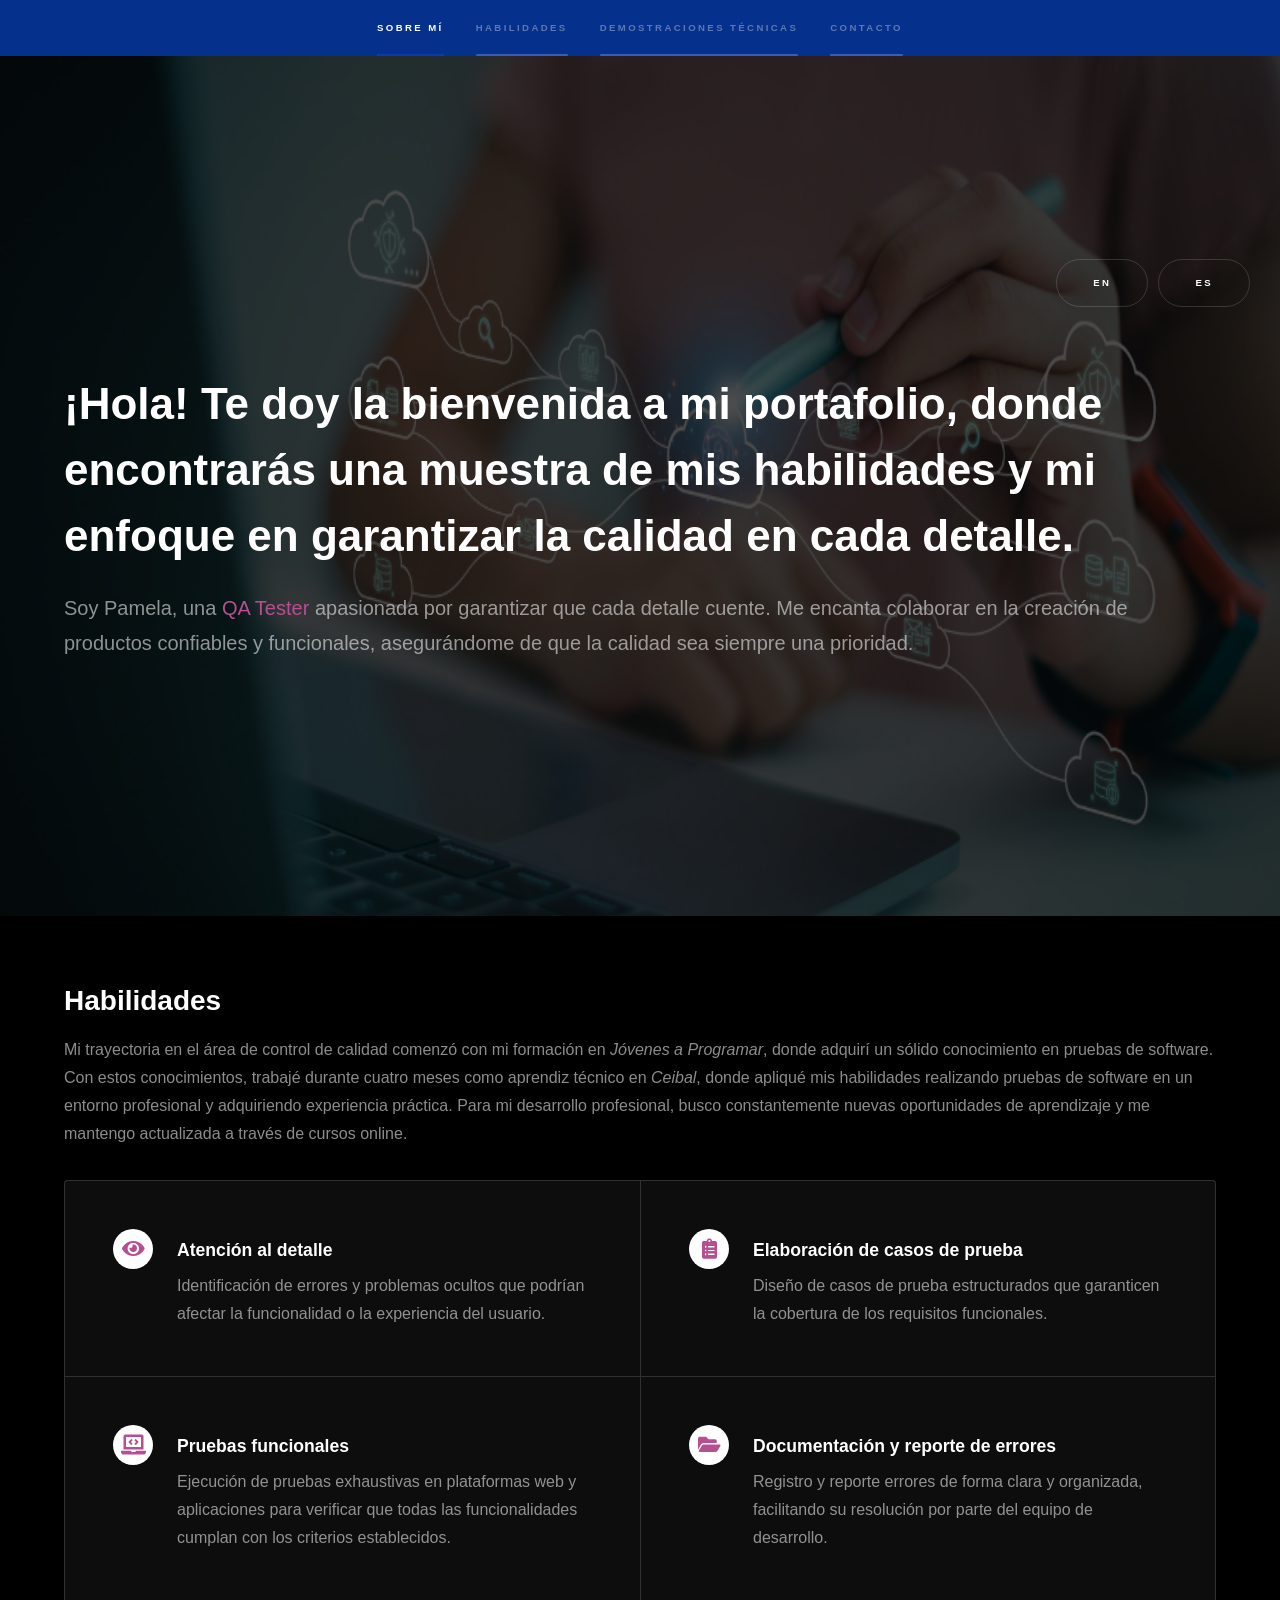
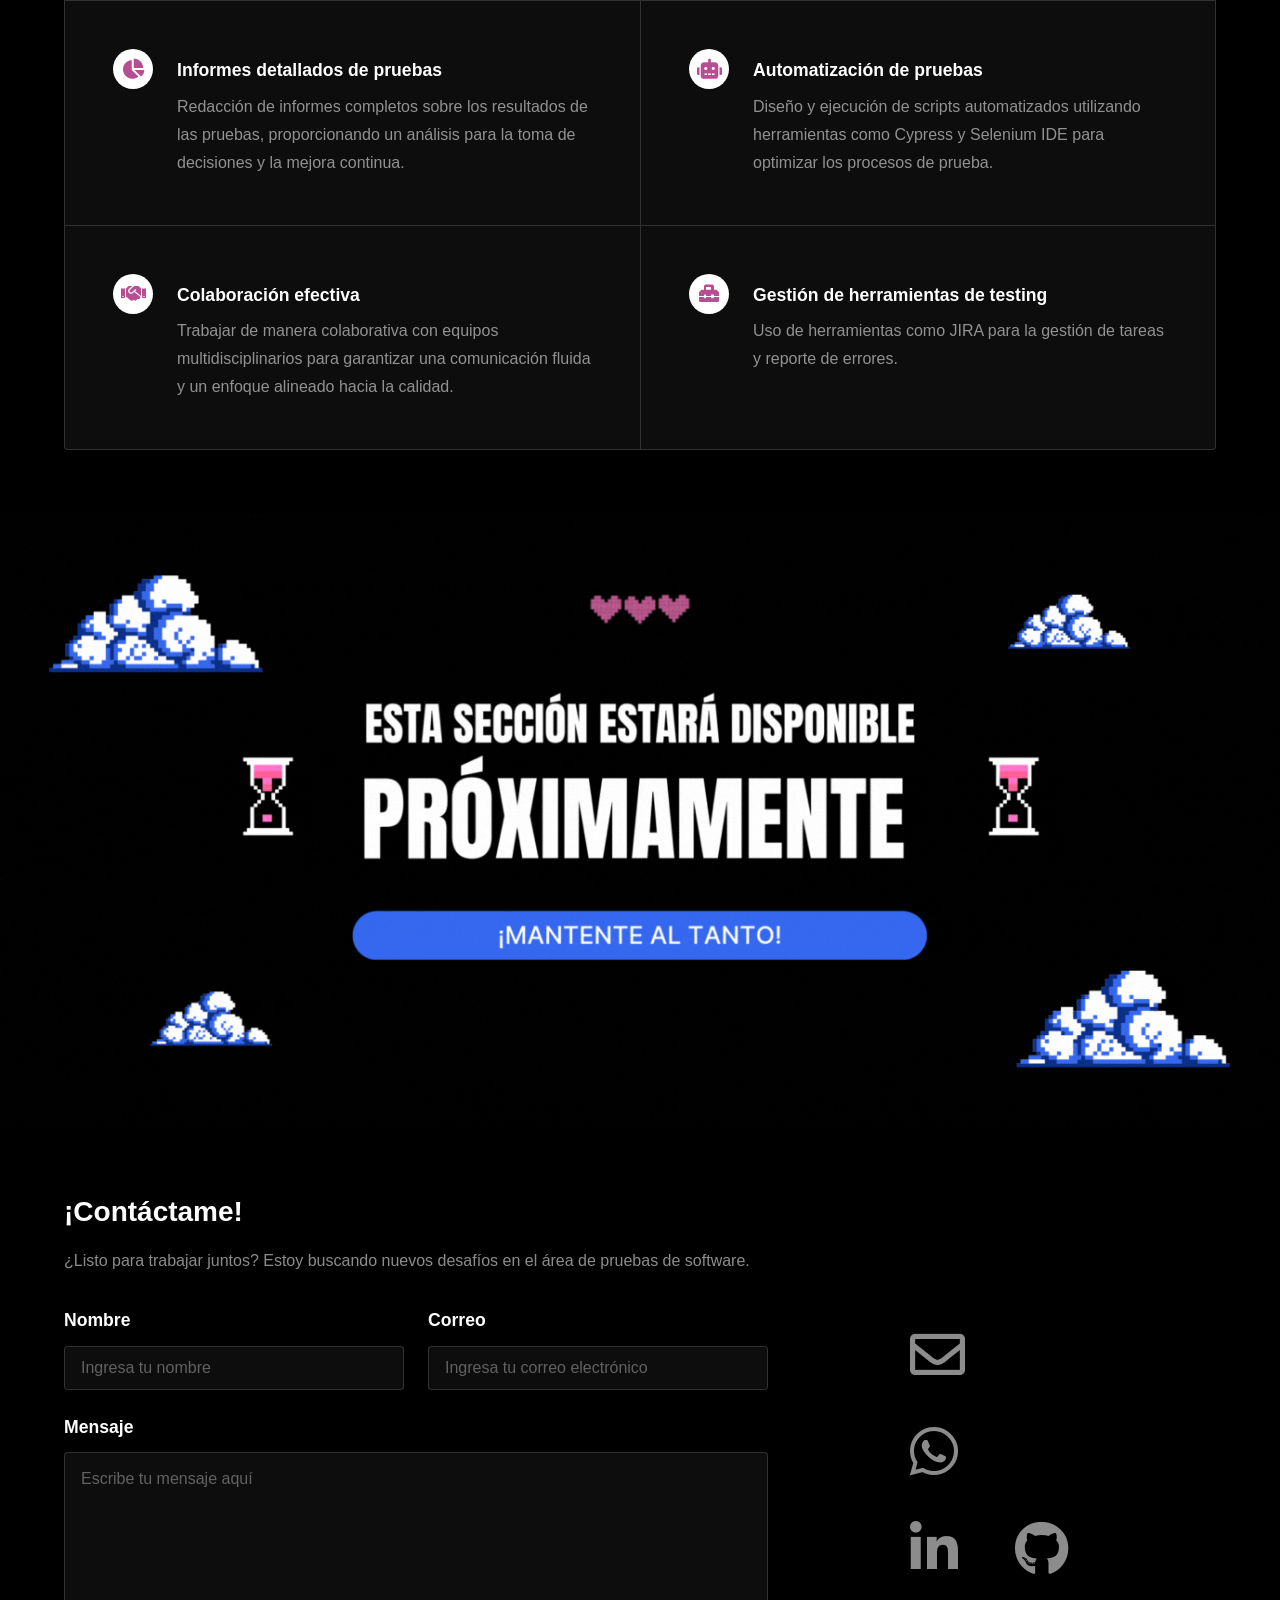
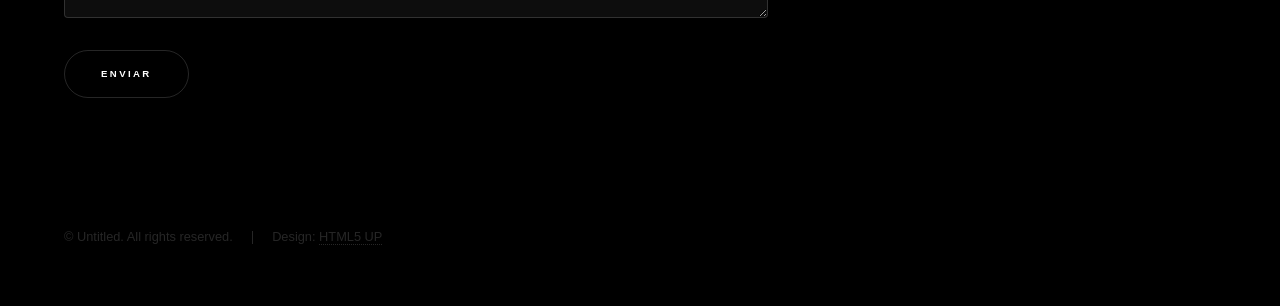
<file: index.html>
<!DOCTYPE HTML>
<!--
	Hyperspace by HTML5 UP
	html5up.net | @ajlkn
	Free for personal and commercial use under the CCA 3.0 license (html5up.net/license)
-->
<html>
	<head>
		<title>Portafolio Pamela Portillo</title>
		<meta charset="utf-8" />
		<meta name="viewport" content="width=device-width, initial-scale=1, user-scalable=no" />
		<link rel="stylesheet" href="assets/css/main.css" />
		<noscript><link rel="stylesheet" href="assets/css/noscript.css" /></noscript>
		
	</head>
	<body class="is-preload">

		<!-- Sidebar -->
			<section id="sidebar">
				<div class="inner">
					<nav>
						<ul>
							<li><a href="#intro">Sobre mí</a></li>
							<li><a href="#one">Habilidades</a></li>
							<li><a href="#two">Demostraciones técnicas</a></li>
							<li><a href="#three">Contacto</a></li>
						</ul>
					</nav>
				</div>
			</section>

		<!-- Wrapper -->
			<div id="wrapper">



				<!-- Intro -->
				<section id="intro" class="wrapper style1 fullscreen fade-up">
					<!--cambio de idioma-->
					<div id="selector-idioma">
							<button id="btn-ingles">EN</button>
							<button id="btn-espanol">ES</button>
					</div>
						<div class="inner">
							<h1>¡Hola!
								Te doy la bienvenida a mi portafolio, donde encontrarás una muestra de mis habilidades y mi enfoque en garantizar la calidad en cada detalle.</h1>
							<p>Soy Pamela, una <span style="color: #b74e91">QA Tester</span> apasionada por garantizar que cada detalle cuente. 
								Me encanta colaborar en la creación de productos confiables y funcionales, asegurándome de que la calidad sea siempre una prioridad.</p>
							<!--<ul class="actions">
								<li><a href="#one" class="button scrolly">botón</a></li>
							</ul>-->
						</div>
				</section>

				<!-- One -->
					<section id="one" class="wrapper style3 fade-up">
						<div class="inner">
							<h2>Habilidades</h2>
							<p>Mi trayectoria en el área de control de calidad comenzó con mi formación en <em>Jóvenes a Programar</em>, donde adquirí un sólido conocimiento en pruebas de software. 
								Con estos conocimientos, trabajé durante cuatro meses como aprendiz técnico en <em>Ceibal</em>, donde apliqué mis habilidades realizando pruebas de software en un entorno 
								profesional y adquiriendo experiencia práctica. Para mi desarrollo profesional, busco constantemente nuevas oportunidades de aprendizaje y me mantengo actualizada
								 a través de cursos online.</p>
							<div class="features">
								<section>
									<span class="icon solid major fa-eye"></span>
									<h3>Atención al detalle</h3>
									<p>Identificación de errores y problemas ocultos que podrían afectar la funcionalidad o la experiencia del usuario.</p>
								</section>
								<section>
									<span class="icon solid major fa-clipboard-list"></span>
									<h3>Elaboración de casos de prueba</h3>
									<p>Diseño de casos de prueba estructurados que garanticen la cobertura de los requisitos funcionales.</p>
								</section>
								<section>
									<span class="icon solid major fa-laptop-code"></span>
									<h3>Pruebas funcionales</h3>
									<p>Ejecución de pruebas exhaustivas en plataformas web y aplicaciones para verificar que todas las 
										funcionalidades cumplan con los criterios establecidos.</p>
								</section>
								<section>
									<span class="icon solid major fa-folder-open"></span>
									<h3>Documentación y reporte de errores</h3>
									<p>Registro y reporte errores de forma clara y organizada, facilitando su resolución por parte del equipo de desarrollo.</p>
								</section>
								<section>
									<span class="icon solid major fa-chart-pie"></span>
									<h3>Informes detallados de pruebas</h3>
									<p>Redacción de informes completos sobre los resultados de las pruebas, 
										proporcionando un análisis para la toma de decisiones y la mejora continua.</p>
								</section>
								<section>
									<span class="icon solid major fa-robot"></span>
									<h3>Automatización de pruebas</h3>
									<p>Diseño y ejecución de scripts automatizados utilizando herramientas como 
										Cypress y Selenium IDE para optimizar los procesos de prueba.</p>
								</section>
								<section>
									<span class="icon solid major fa-handshake"></span>
									<h3>Colaboración efectiva</h3>
									<p>Trabajar de manera colaborativa con equipos multidisciplinarios 
										para garantizar una comunicación fluida y un enfoque alineado hacia la calidad.</p>
								</section>
								<section>
									<span class="icon solid major fa-toolbox"></span>
									<h3>Gestión de herramientas de testing</h3>
									<p>Uso de herramientas como JIRA para la gestión de tareas y reporte de errores.</p>
								</section>
							</div>
							<!--<ul class="actions">
								<li><a href="generic.html" class="button">Learn more</a></li>
							</ul>-->
						</div>
					</section>

					<section id="two">
						<section>
							<div class="gif-container fit">
								<img src="images/pronto.gif">
							</div>
						</section>
					</section>

				<!-- Two -->
					<!--<section id="two" class="wrapper style2 spotlights">
						<section>
							<a href="#" class="image"><img src="images/pic01.jpg" alt="" data-position="center center" /></a>
							<div class="content">
								<div class="inner">
									<h2>Sed ipsum dolor</h2>
									<p>Phasellus convallis elit id ullamcorper pulvinar. Duis aliquam turpis mauris, eu ultricies erat malesuada quis. Aliquam dapibus.</p>
									<ul class="actions">
										<li><a href="generic.html" class="button" target="_blank">ver más</a></li>
									</ul>
								</div>
							</div>
						</section>
						<section>
							<a href="#" class="image"><img src="images/pic02.jpg" alt="" data-position="top center" /></a>
							<div class="content">
								<div class="inner">
									<h2>Feugiat consequat</h2>
									<p>Phasellus convallis elit id ullamcorper pulvinar. Duis aliquam turpis mauris, eu ultricies erat malesuada quis. Aliquam dapibus.</p>
									<ul class="actions">
										<li><a href="generic.html" class="button" target="_blank">ver más</a></li>
									</ul>
								</div>
							</div>
						</section>
						<section>
							<a href="#" class="image"><img src="images/pic03.jpg" alt="" data-position="25% 25%" /></a>
							<div class="content">
								<div class="inner">
									<h2>Ultricies aliquam</h2>
									<p>Phasellus convallis elit id ullamcorper pulvinar. Duis aliquam turpis mauris, eu ultricies erat malesuada quis. Aliquam dapibus.</p>
									<ul class="actions">
										<li><a href="generic.html" class="button">ver más</a></li>
									</ul>
								</div>
							</div>
						</section>
					</section>-->

				<!-- Three -->
				<section id="three" class="wrapper style1 fade-up">
					<div class="inner">
						<h2>¡Contáctame!</h2>
						<p>¿Listo para trabajar juntos? Estoy buscando nuevos desafíos en el área de pruebas de software.</p>
						<div class="split style1">

							<section>
								<form method="post" action="https://formspree.io/f/mzzzywzg">
									<div class="fields">
										<div class="field half">
											<label for="name">Nombre</label>
											<input type="text" name="name" id="name" placeholder="Ingresa tu nombre">
										</div>
										<div class="field half">
											<label for="email">Correo</label>
											<input type="text" name="email" id="email" placeholder="Ingresa tu correo electrónico">
										</div>
										<div class="field">
											<label for="message">Mensaje</label>
											<textarea name="message" id="message" rows="5" placeholder="Escribe tu mensaje aquí"></textarea>
										</div>
									</div>
									<ul class="actions">
										<li>
											<a href class="button submit">Enviar</a>
										</li>
									</ul>
								</form>
							</section>
							<ul class="icons">  
								<li>
									<a href="mailto:pamelaportillocabrera@gmail.com" class="icon fa-envelope" target="_blank" data-tooltip="¡Escríbeme a mi correo!">
										<span class="label">Gmail</span>
									</a>
								</li>
								<li>
									<a href="https://wa.me/59895789395" class="icon brands fa-whatsapp" target="_blank" data-tooltip="¡Envíame un mensaje!">
										<span class="label">WhatsApp</span>
									</a>
								</li>
								<li>
									<a href="https://www.linkedin.com/in/pamela-p-7030b0299/" class="icon brands fa-linkedin-in" target="_blank" data-tooltip="¿Qué tal conectar en LinkedIn?">
										<span class="label">LinkedIn</span>
									</a>
								</li>
								<li>
									<a href="https://github.com/pamep" class="icon brands fa-github" target="_blank" data-tooltip="¡Puedes echar un vistazo a mi GitHub!">
										<span class="label">GitHub</span>
									</a>
								</li>
							</ul>
						</div>
					</div>
				</section>
							
			</div>

		<!-- Footer -->
			<footer id="footer" class="wrapper style1-alt">
				<div class="inner">
					<ul class="menu">
						<li>&copy; Untitled. All rights reserved.</li><li>Design: <a href="http://html5up.net">HTML5 UP</a></li>
					</ul>
				</div>
			</footer>

		<!-- Scripts -->
			<script src="assets/js/jquery.min.js"></script>
			<script src="assets/js/jquery.scrollex.min.js"></script>
			<script src="assets/js/jquery.scrolly.min.js"></script>
			<script src="assets/js/browser.min.js"></script>
			<script src="assets/js/breakpoints.min.js"></script>
			<script src="assets/js/util.js"></script>
			<script src="assets/js/main.js"></script>
			<script src="assets/js/botones.js"></script>
			<script src="assets/js/tooltip.js"></script>

	</body>
</html>
</file>
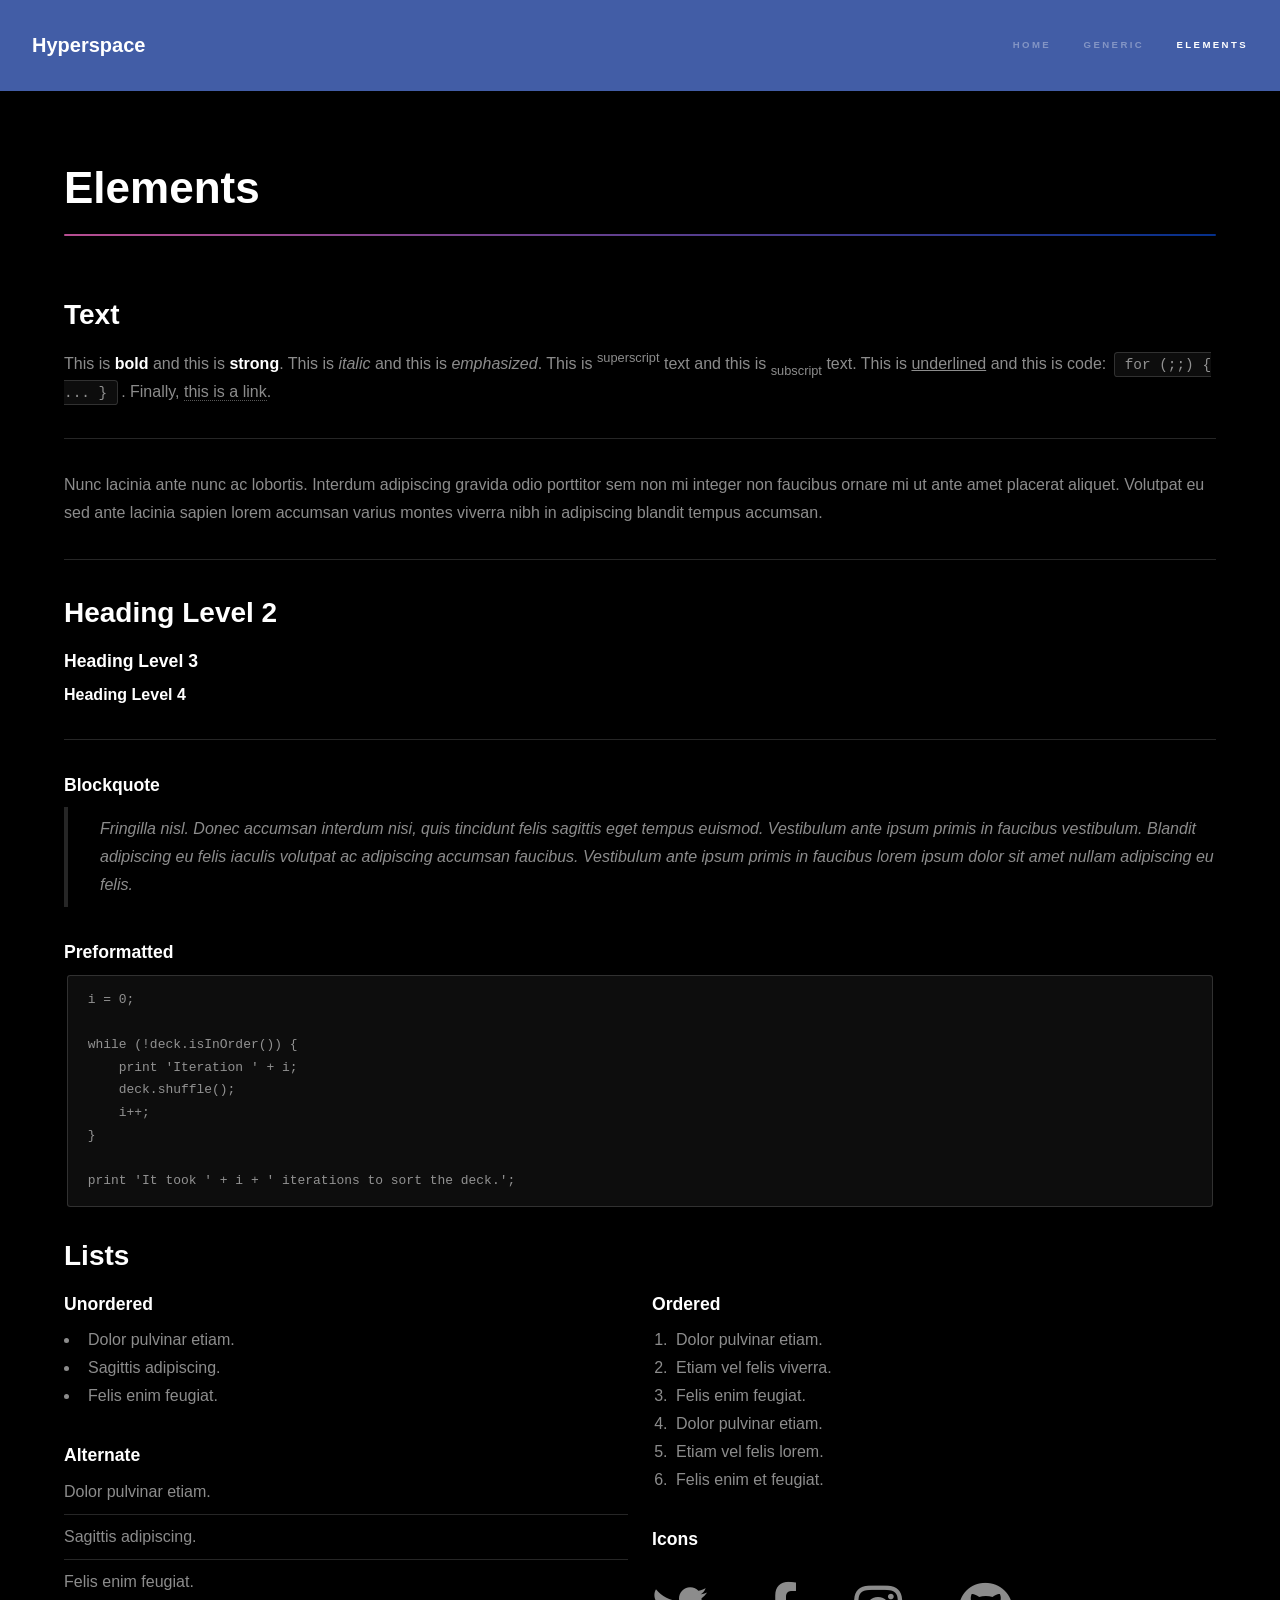
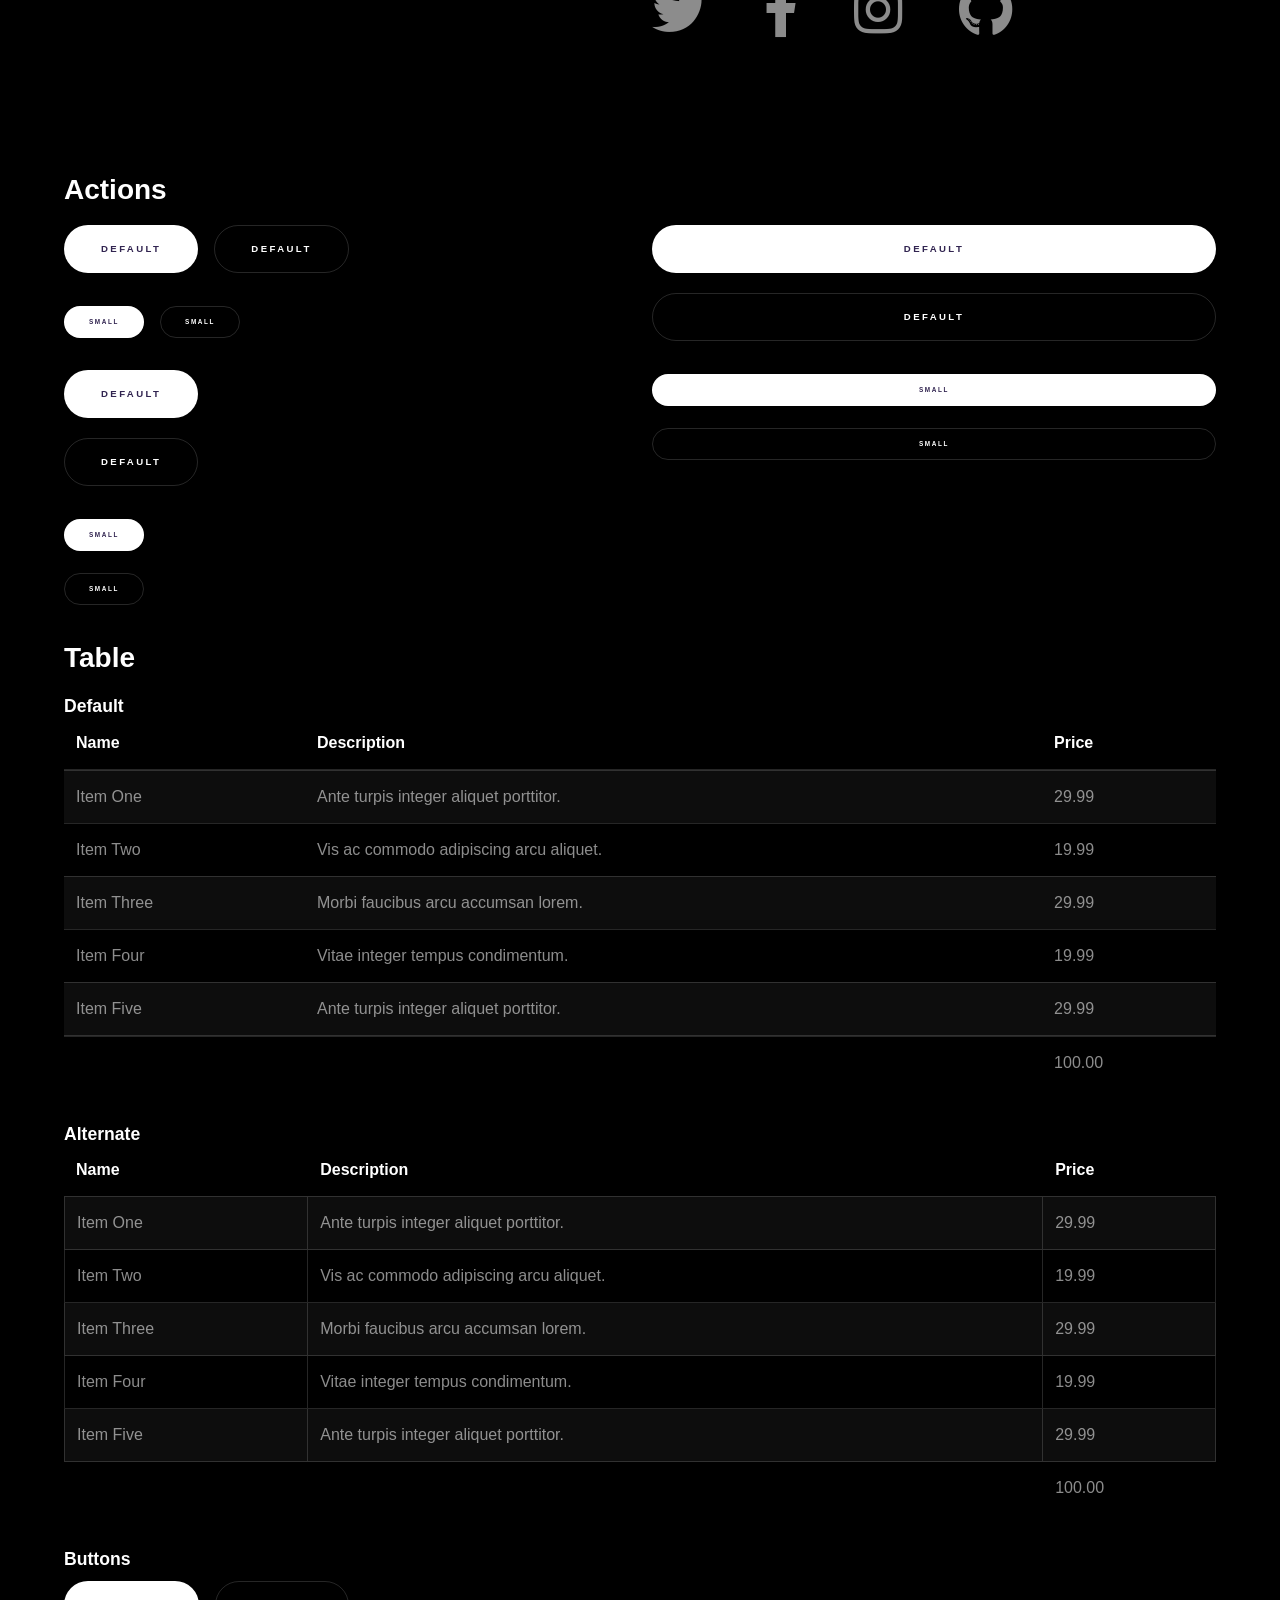
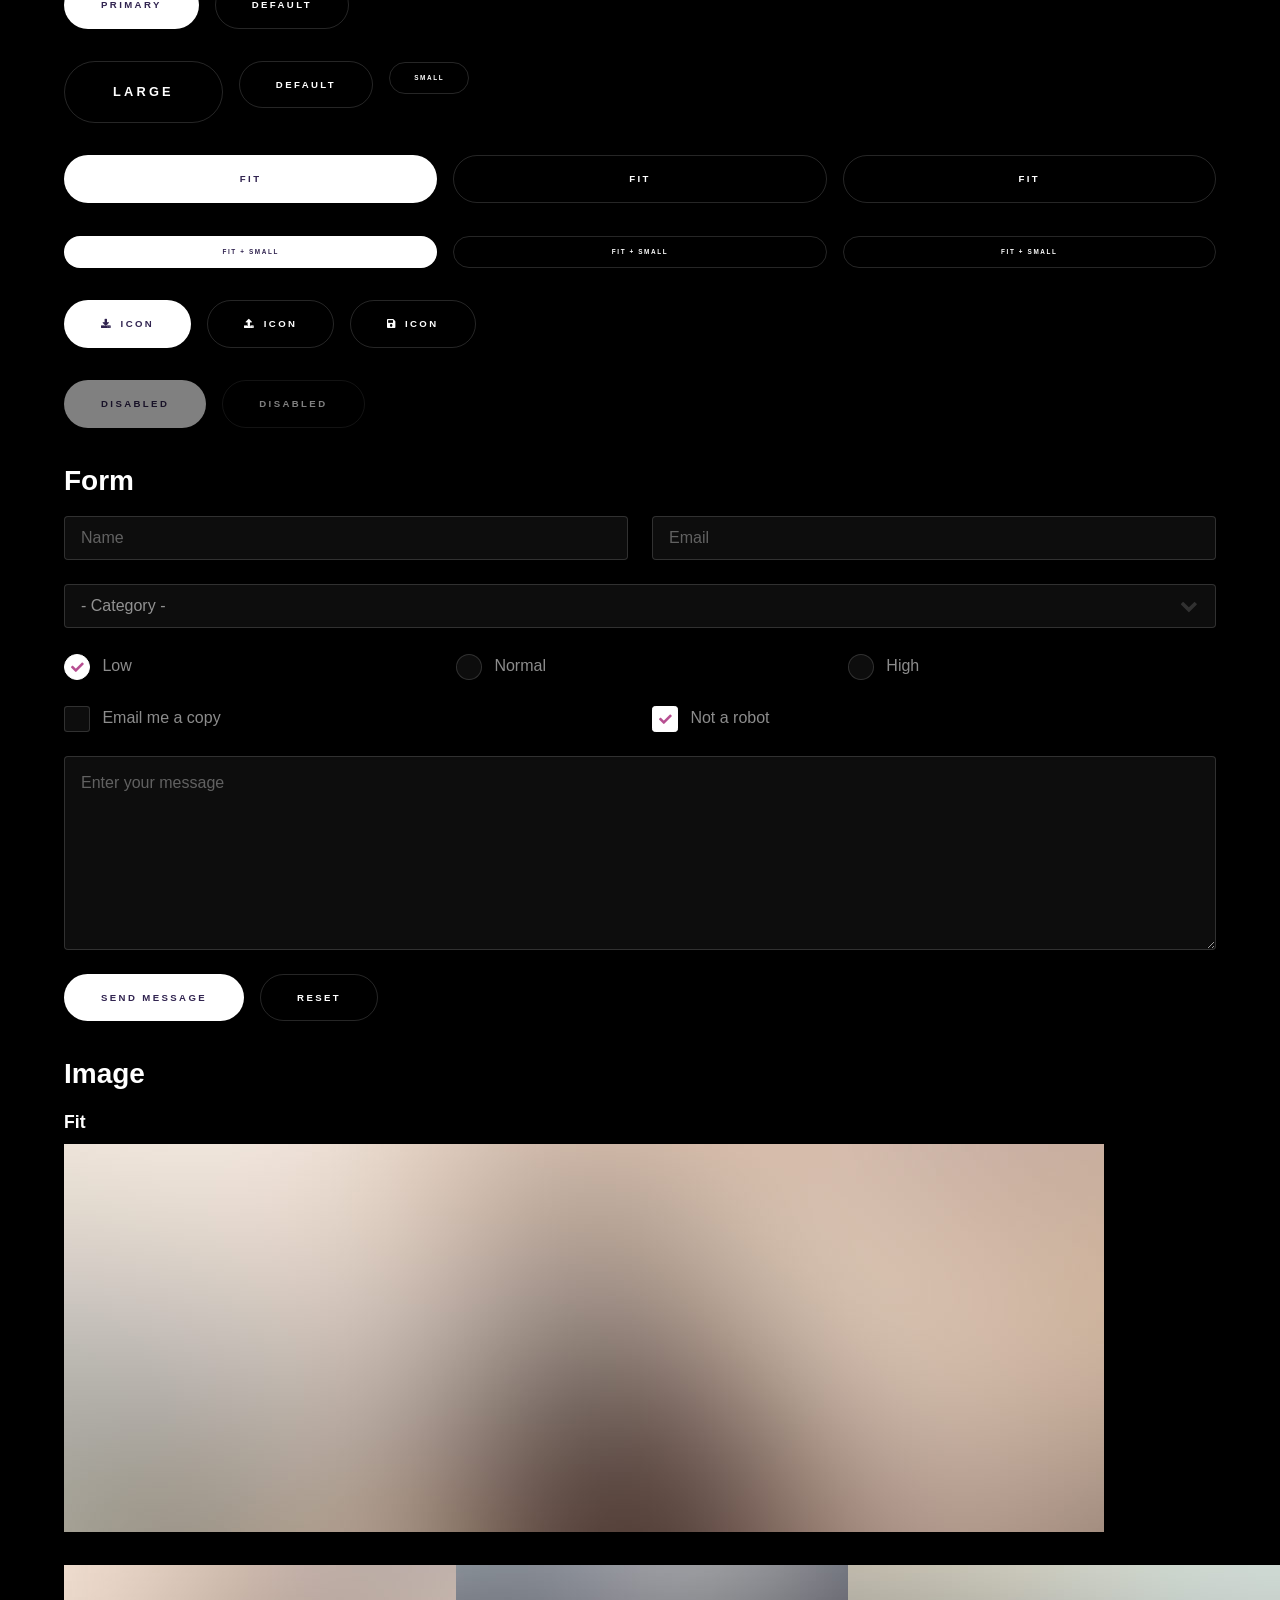
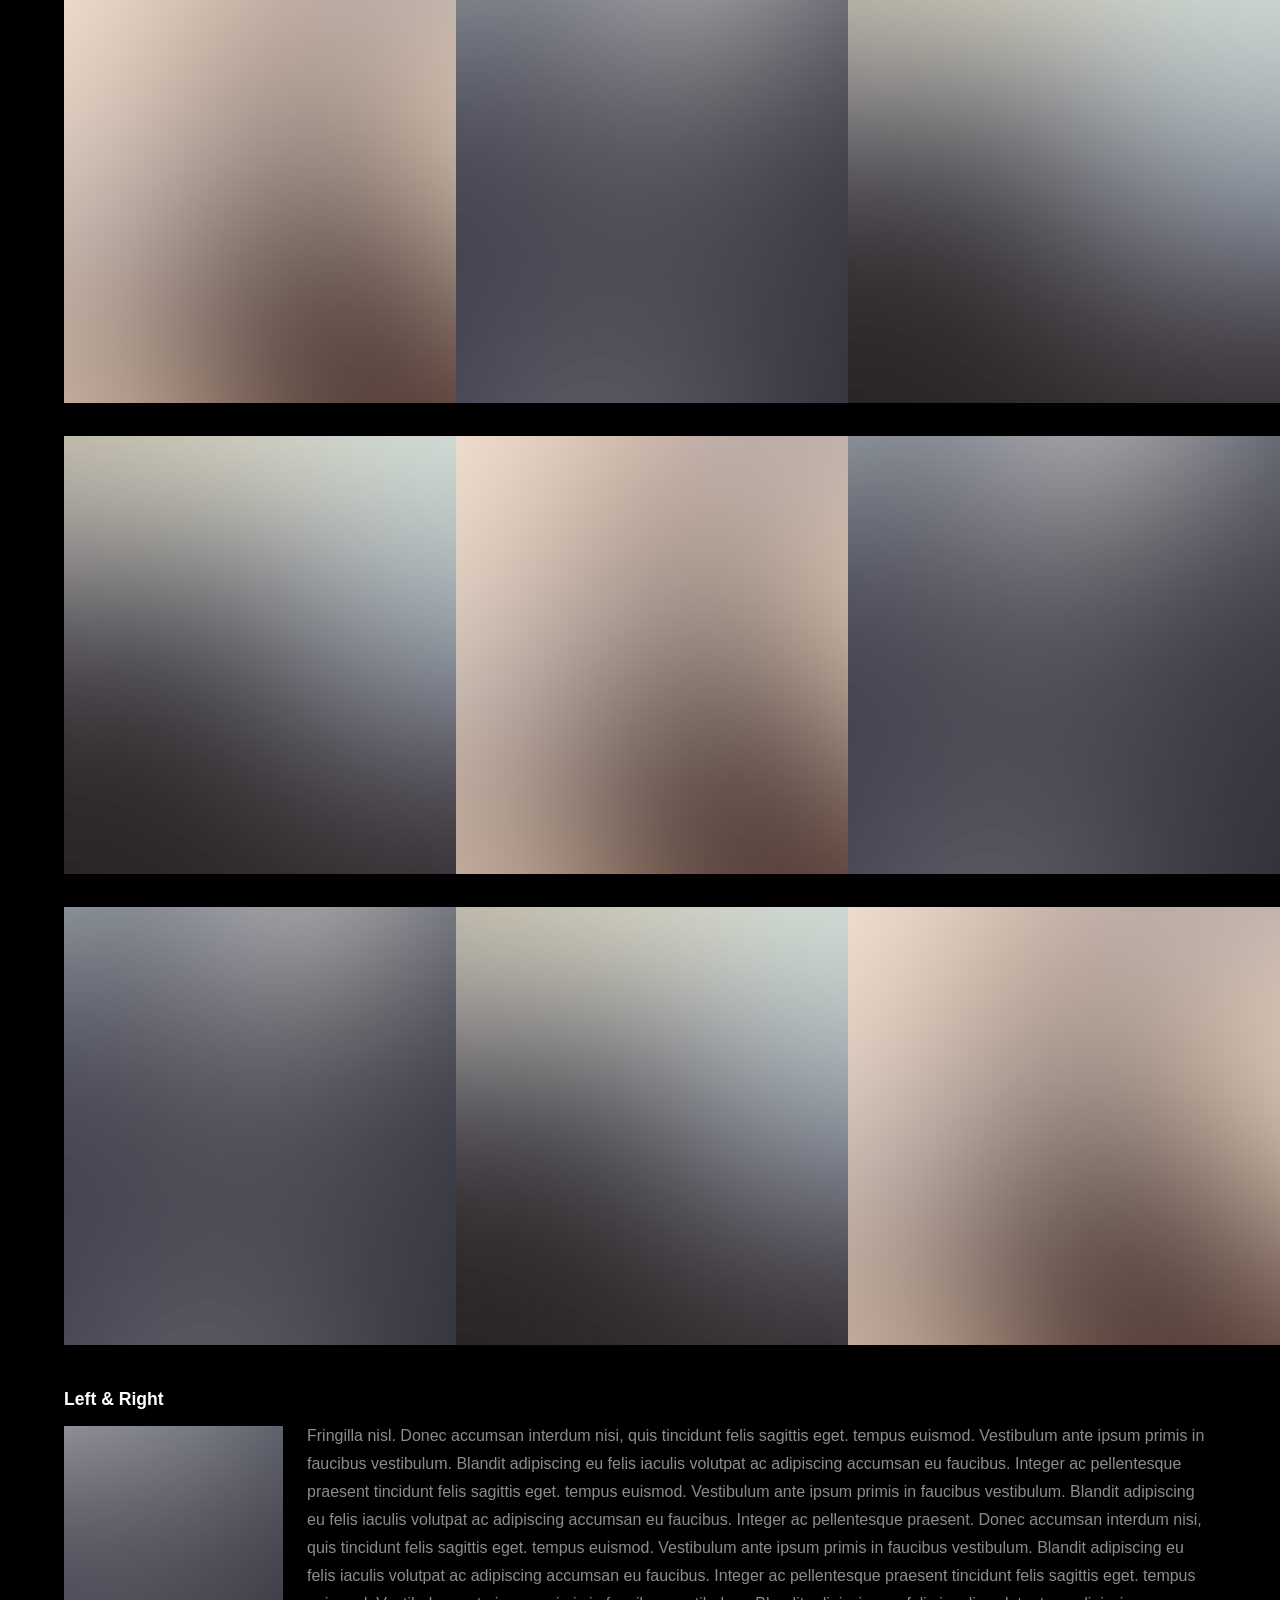
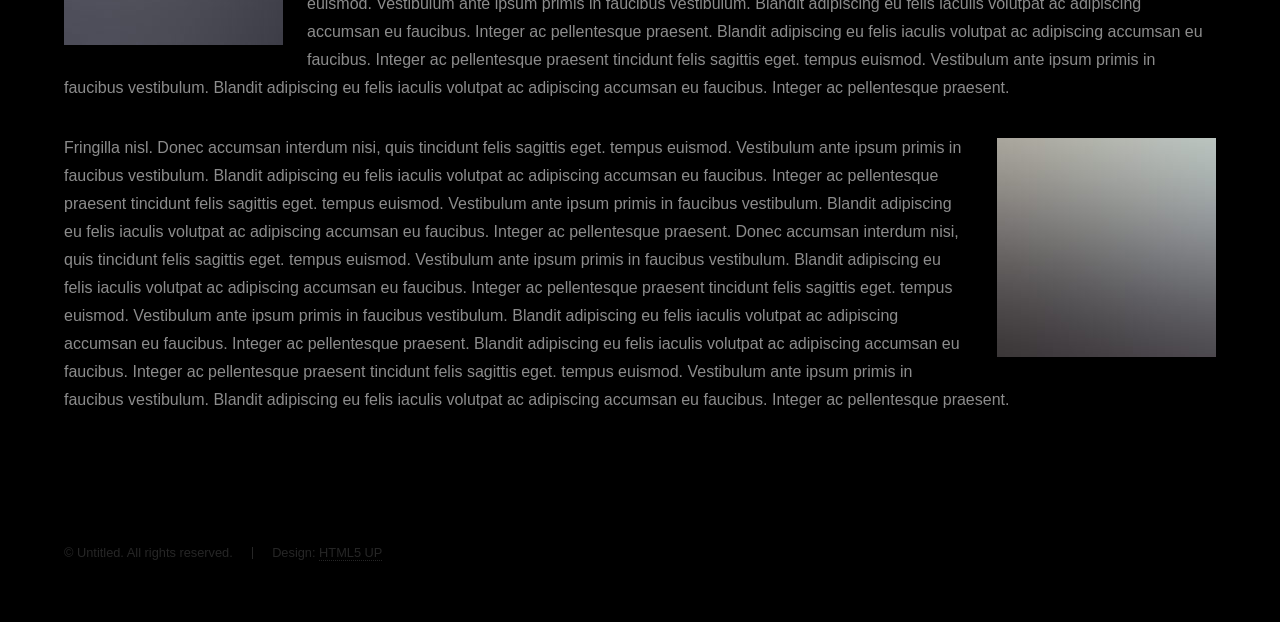
<file: elements.html>
<!DOCTYPE HTML>
<!--
	Hyperspace by HTML5 UP
	html5up.net | @ajlkn
	Free for personal and commercial use under the CCA 3.0 license (html5up.net/license)
-->
<html>
	<head>
		<title>Elements - Hyperspace by HTML5 UP</title>
		<meta charset="utf-8" />
		<meta name="viewport" content="width=device-width, initial-scale=1, user-scalable=no" />
		<link rel="stylesheet" href="assets/css/main.css" />
		<noscript><link rel="stylesheet" href="assets/css/noscript.css" /></noscript>
	</head>
	<body class="is-preload">

		<!-- Header -->
			<header id="header">
				<a href="index.html" class="title">Hyperspace</a>
				<nav>
					<ul>
						<li><a href="index.html">Home</a></li>
						<li><a href="generic.html">Generic</a></li>
						<li><a href="elements.html"  class="active">Elements</a></li>
					</ul>
				</nav>
			</header>

		<!-- Wrapper -->
			<div id="wrapper">

				<!-- Main -->
					<section id="main" class="wrapper">
						<div class="inner">
							<h1 class="major">Elements</h1>

							<!-- Text -->
								<section>
									<h2>Text</h2>
									<p>This is <b>bold</b> and this is <strong>strong</strong>. This is <i>italic</i> and this is <em>emphasized</em>.
									This is <sup>superscript</sup> text and this is <sub>subscript</sub> text.
									This is <u>underlined</u> and this is code: <code>for (;;) { ... }</code>. Finally, <a href="#">this is a link</a>.</p>
									<hr />
									<p>Nunc lacinia ante nunc ac lobortis. Interdum adipiscing gravida odio porttitor sem non mi integer non faucibus ornare mi ut ante amet placerat aliquet. Volutpat eu sed ante lacinia sapien lorem accumsan varius montes viverra nibh in adipiscing blandit tempus accumsan.</p>
									<hr />
									<h2>Heading Level 2</h2>
									<h3>Heading Level 3</h3>
									<h4>Heading Level 4</h4>
									<hr />
									<h3>Blockquote</h3>
									<blockquote>Fringilla nisl. Donec accumsan interdum nisi, quis tincidunt felis sagittis eget tempus euismod. Vestibulum ante ipsum primis in faucibus vestibulum. Blandit adipiscing eu felis iaculis volutpat ac adipiscing accumsan faucibus. Vestibulum ante ipsum primis in faucibus lorem ipsum dolor sit amet nullam adipiscing eu felis.</blockquote>
									<h3>Preformatted</h3>
									<pre><code>i = 0;

while (!deck.isInOrder()) {
    print 'Iteration ' + i;
    deck.shuffle();
    i++;
}

print 'It took ' + i + ' iterations to sort the deck.';</code></pre>
								</section>

							<!-- Lists -->
								<section>
									<h2>Lists</h2>
									<div class="row">
										<div class="col-6 col-12-medium">
											<h3>Unordered</h3>
											<ul>
												<li>Dolor pulvinar etiam.</li>
												<li>Sagittis adipiscing.</li>
												<li>Felis enim feugiat.</li>
											</ul>
											<h3>Alternate</h3>
											<ul class="alt">
												<li>Dolor pulvinar etiam.</li>
												<li>Sagittis adipiscing.</li>
												<li>Felis enim feugiat.</li>
											</ul>
										</div>
										<div class="col-6 col-12-medium">
											<h3>Ordered</h3>
											<ol>
												<li>Dolor pulvinar etiam.</li>
												<li>Etiam vel felis viverra.</li>
												<li>Felis enim feugiat.</li>
												<li>Dolor pulvinar etiam.</li>
												<li>Etiam vel felis lorem.</li>
												<li>Felis enim et feugiat.</li>
											</ol>
											<h3>Icons</h3>
											<ul class="icons">
												<li><a href="#" class="icon brands fa-twitter"><span class="label">Twitter</span></a></li>
												<li><a href="#" class="icon brands fa-facebook-f"><span class="label">Facebook</span></a></li>
												<li><a href="#" class="icon brands fa-instagram"><span class="label">Instagram</span></a></li>
												<li><a href="#" class="icon brands fa-github"><span class="label">Github</span></a></li>
											</ul>
										</div>
									</div>
									<h2>Actions</h2>
									<div class="row">
										<div class="col-6 col-12-medium">
											<ul class="actions">
												<li><a href="#" class="button primary">Default</a></li>
												<li><a href="#" class="button">Default</a></li>
											</ul>
											<ul class="actions small">
												<li><a href="#" class="button primary small">Small</a></li>
												<li><a href="#" class="button small">Small</a></li>
											</ul>
											<ul class="actions stacked">
												<li><a href="#" class="button primary">Default</a></li>
												<li><a href="#" class="button">Default</a></li>
											</ul>
											<ul class="actions stacked">
												<li><a href="#" class="button primary small">Small</a></li>
												<li><a href="#" class="button small">Small</a></li>
											</ul>
										</div>
										<div class="col-6 col-12-medium">
											<ul class="actions stacked">
												<li><a href="#" class="button primary fit">Default</a></li>
												<li><a href="#" class="button fit">Default</a></li>
											</ul>
											<ul class="actions stacked">
												<li><a href="#" class="button primary small fit">Small</a></li>
												<li><a href="#" class="button small fit">Small</a></li>
											</ul>
										</div>
									</div>
								</section>

							<!-- Table -->
								<section>
									<h2>Table</h2>
									<h3>Default</h3>
									<div class="table-wrapper">
										<table>
											<thead>
												<tr>
													<th>Name</th>
													<th>Description</th>
													<th>Price</th>
												</tr>
											</thead>
											<tbody>
												<tr>
													<td>Item One</td>
													<td>Ante turpis integer aliquet porttitor.</td>
													<td>29.99</td>
												</tr>
												<tr>
													<td>Item Two</td>
													<td>Vis ac commodo adipiscing arcu aliquet.</td>
													<td>19.99</td>
												</tr>
												<tr>
													<td>Item Three</td>
													<td> Morbi faucibus arcu accumsan lorem.</td>
													<td>29.99</td>
												</tr>
												<tr>
													<td>Item Four</td>
													<td>Vitae integer tempus condimentum.</td>
													<td>19.99</td>
												</tr>
												<tr>
													<td>Item Five</td>
													<td>Ante turpis integer aliquet porttitor.</td>
													<td>29.99</td>
												</tr>
											</tbody>
											<tfoot>
												<tr>
													<td colspan="2"></td>
													<td>100.00</td>
												</tr>
											</tfoot>
										</table>
									</div>

									<h3>Alternate</h3>
									<div class="table-wrapper">
										<table class="alt">
											<thead>
												<tr>
													<th>Name</th>
													<th>Description</th>
													<th>Price</th>
												</tr>
											</thead>
											<tbody>
												<tr>
													<td>Item One</td>
													<td>Ante turpis integer aliquet porttitor.</td>
													<td>29.99</td>
												</tr>
												<tr>
													<td>Item Two</td>
													<td>Vis ac commodo adipiscing arcu aliquet.</td>
													<td>19.99</td>
												</tr>
												<tr>
													<td>Item Three</td>
													<td> Morbi faucibus arcu accumsan lorem.</td>
													<td>29.99</td>
												</tr>
												<tr>
													<td>Item Four</td>
													<td>Vitae integer tempus condimentum.</td>
													<td>19.99</td>
												</tr>
												<tr>
													<td>Item Five</td>
													<td>Ante turpis integer aliquet porttitor.</td>
													<td>29.99</td>
												</tr>
											</tbody>
											<tfoot>
												<tr>
													<td colspan="2"></td>
													<td>100.00</td>
												</tr>
											</tfoot>
										</table>
									</div>
								</section>

							<!-- Buttons -->
								<section>
									<h3>Buttons</h3>
									<ul class="actions">
										<li><a href="#" class="button primary">Primary</a></li>
										<li><a href="#" class="button">Default</a></li>
									</ul>
									<ul class="actions">
										<li><a href="#" class="button large">Large</a></li>
										<li><a href="#" class="button">Default</a></li>
										<li><a href="#" class="button small">Small</a></li>
									</ul>
									<ul class="actions fit">
										<li><a href="#" class="button primary fit">Fit</a></li>
										<li><a href="#" class="button fit">Fit</a></li>
										<li><a href="#" class="button fit">Fit</a></li>
									</ul>
									<ul class="actions fit small">
										<li><a href="#" class="button primary fit small">Fit + Small</a></li>
										<li><a href="#" class="button fit small">Fit + Small</a></li>
										<li><a href="#" class="button fit small">Fit + Small</a></li>
									</ul>
									<ul class="actions">
										<li><a href="#" class="button primary icon solid fa-download">Icon</a></li>
										<li><a href="#" class="button icon solid fa-upload">Icon</a></li>
										<li><a href="#" class="button icon solid fa-save">Icon</a></li>
									</ul>
									<ul class="actions">
										<li><span class="button primary disabled">Disabled</span></li>
										<li><span class="button disabled">Disabled</span></li>
									</ul>
								</section>

							<!-- Form -->
								<section>
									<h2>Form</h2>
									<form method="post" action="#">
										<div class="row gtr-uniform">
											<div class="col-6 col-12-xsmall">
												<input type="text" name="demo-name" id="demo-name" value="" placeholder="Name" />
											</div>
											<div class="col-6 col-12-xsmall">
												<input type="email" name="demo-email" id="demo-email" value="" placeholder="Email" />
											</div>
											<div class="col-12">
												<select name="demo-category" id="demo-category">
													<option value="">- Category -</option>
													<option value="1">Manufacturing</option>
													<option value="1">Shipping</option>
													<option value="1">Administration</option>
													<option value="1">Human Resources</option>
												</select>
											</div>
											<div class="col-4 col-12-small">
												<input type="radio" id="demo-priority-low" name="demo-priority" checked>
												<label for="demo-priority-low">Low</label>
											</div>
											<div class="col-4 col-12-small">
												<input type="radio" id="demo-priority-normal" name="demo-priority">
												<label for="demo-priority-normal">Normal</label>
											</div>
											<div class="col-4 col-12-small">
												<input type="radio" id="demo-priority-high" name="demo-priority">
												<label for="demo-priority-high">High</label>
											</div>
											<div class="col-6 col-12-small">
												<input type="checkbox" id="demo-copy" name="demo-copy">
												<label for="demo-copy">Email me a copy</label>
											</div>
											<div class="col-6 col-12-small">
												<input type="checkbox" id="demo-human" name="demo-human" checked>
												<label for="demo-human">Not a robot</label>
											</div>
											<div class="col-12">
												<textarea name="demo-message" id="demo-message" placeholder="Enter your message" rows="6"></textarea>
											</div>
											<div class="col-12">
												<ul class="actions">
													<li><input type="submit" value="Send Message" class="primary" /></li>
													<li><input type="reset" value="Reset" /></li>
												</ul>
											</div>
										</div>
									</form>
								</section>

							<!-- Image -->
								<section>
									<h2>Image</h2>
									<h3>Fit</h3>
									<div class="box alt">
										<div class="row gtr-uniform">
											<div class="col-12"><span class="image fit"><img src="images/pic04.jpg" alt="" /></span></div>
											<div class="col-4"><span class="image fit"><img src="images/pic01.jpg" alt="" /></span></div>
											<div class="col-4"><span class="image fit"><img src="images/pic02.jpg" alt="" /></span></div>
											<div class="col-4"><span class="image fit"><img src="images/pic03.jpg" alt="" /></span></div>
											<div class="col-4"><span class="image fit"><img src="images/pic03.jpg" alt="" /></span></div>
											<div class="col-4"><span class="image fit"><img src="images/pic01.jpg" alt="" /></span></div>
											<div class="col-4"><span class="image fit"><img src="images/pic02.jpg" alt="" /></span></div>
											<div class="col-4"><span class="image fit"><img src="images/pic02.jpg" alt="" /></span></div>
											<div class="col-4"><span class="image fit"><img src="images/pic03.jpg" alt="" /></span></div>
											<div class="col-4"><span class="image fit"><img src="images/pic01.jpg" alt="" /></span></div>
										</div>
									</div>
									<h3>Left &amp; Right</h3>
									<p><span class="image left"><img src="images/pic05.jpg" alt="" /></span>Fringilla nisl. Donec accumsan interdum nisi, quis tincidunt felis sagittis eget. tempus euismod. Vestibulum ante ipsum primis in faucibus vestibulum. Blandit adipiscing eu felis iaculis volutpat ac adipiscing accumsan eu faucibus. Integer ac pellentesque praesent tincidunt felis sagittis eget. tempus euismod. Vestibulum ante ipsum primis in faucibus vestibulum. Blandit adipiscing eu felis iaculis volutpat ac adipiscing accumsan eu faucibus. Integer ac pellentesque praesent. Donec accumsan interdum nisi, quis tincidunt felis sagittis eget. tempus euismod. Vestibulum ante ipsum primis in faucibus vestibulum. Blandit adipiscing eu felis iaculis volutpat ac adipiscing accumsan eu faucibus. Integer ac pellentesque praesent tincidunt felis sagittis eget. tempus euismod. Vestibulum ante ipsum primis in faucibus vestibulum. Blandit adipiscing eu felis iaculis volutpat ac adipiscing accumsan eu faucibus. Integer ac pellentesque praesent. Blandit adipiscing eu felis iaculis volutpat ac adipiscing accumsan eu faucibus. Integer ac pellentesque praesent tincidunt felis sagittis eget. tempus euismod. Vestibulum ante ipsum primis in faucibus vestibulum. Blandit adipiscing eu felis iaculis volutpat ac adipiscing accumsan eu faucibus. Integer ac pellentesque praesent.</p>
									<p><span class="image right"><img src="images/pic06.jpg" alt="" /></span>Fringilla nisl. Donec accumsan interdum nisi, quis tincidunt felis sagittis eget. tempus euismod. Vestibulum ante ipsum primis in faucibus vestibulum. Blandit adipiscing eu felis iaculis volutpat ac adipiscing accumsan eu faucibus. Integer ac pellentesque praesent tincidunt felis sagittis eget. tempus euismod. Vestibulum ante ipsum primis in faucibus vestibulum. Blandit adipiscing eu felis iaculis volutpat ac adipiscing accumsan eu faucibus. Integer ac pellentesque praesent. Donec accumsan interdum nisi, quis tincidunt felis sagittis eget. tempus euismod. Vestibulum ante ipsum primis in faucibus vestibulum. Blandit adipiscing eu felis iaculis volutpat ac adipiscing accumsan eu faucibus. Integer ac pellentesque praesent tincidunt felis sagittis eget. tempus euismod. Vestibulum ante ipsum primis in faucibus vestibulum. Blandit adipiscing eu felis iaculis volutpat ac adipiscing accumsan eu faucibus. Integer ac pellentesque praesent. Blandit adipiscing eu felis iaculis volutpat ac adipiscing accumsan eu faucibus. Integer ac pellentesque praesent tincidunt felis sagittis eget. tempus euismod. Vestibulum ante ipsum primis in faucibus vestibulum. Blandit adipiscing eu felis iaculis volutpat ac adipiscing accumsan eu faucibus. Integer ac pellentesque praesent.</p>
								</section>

						</div>
					</section>

			</div>

		<!-- Footer -->
			<footer id="footer" class="wrapper alt">
				<div class="inner">
					<ul class="menu">
						<li>&copy; Untitled. All rights reserved.</li><li>Design: <a href="http://html5up.net">HTML5 UP</a></li>
					</ul>
				</div>
			</footer>

		<!-- Scripts -->
			<script src="assets/js/jquery.min.js"></script>
			<script src="assets/js/jquery.scrollex.min.js"></script>
			<script src="assets/js/jquery.scrolly.min.js"></script>
			<script src="assets/js/browser.min.js"></script>
			<script src="assets/js/breakpoints.min.js"></script>
			<script src="assets/js/util.js"></script>
			<script src="assets/js/main.js"></script>

	</body>
</html>
</file>
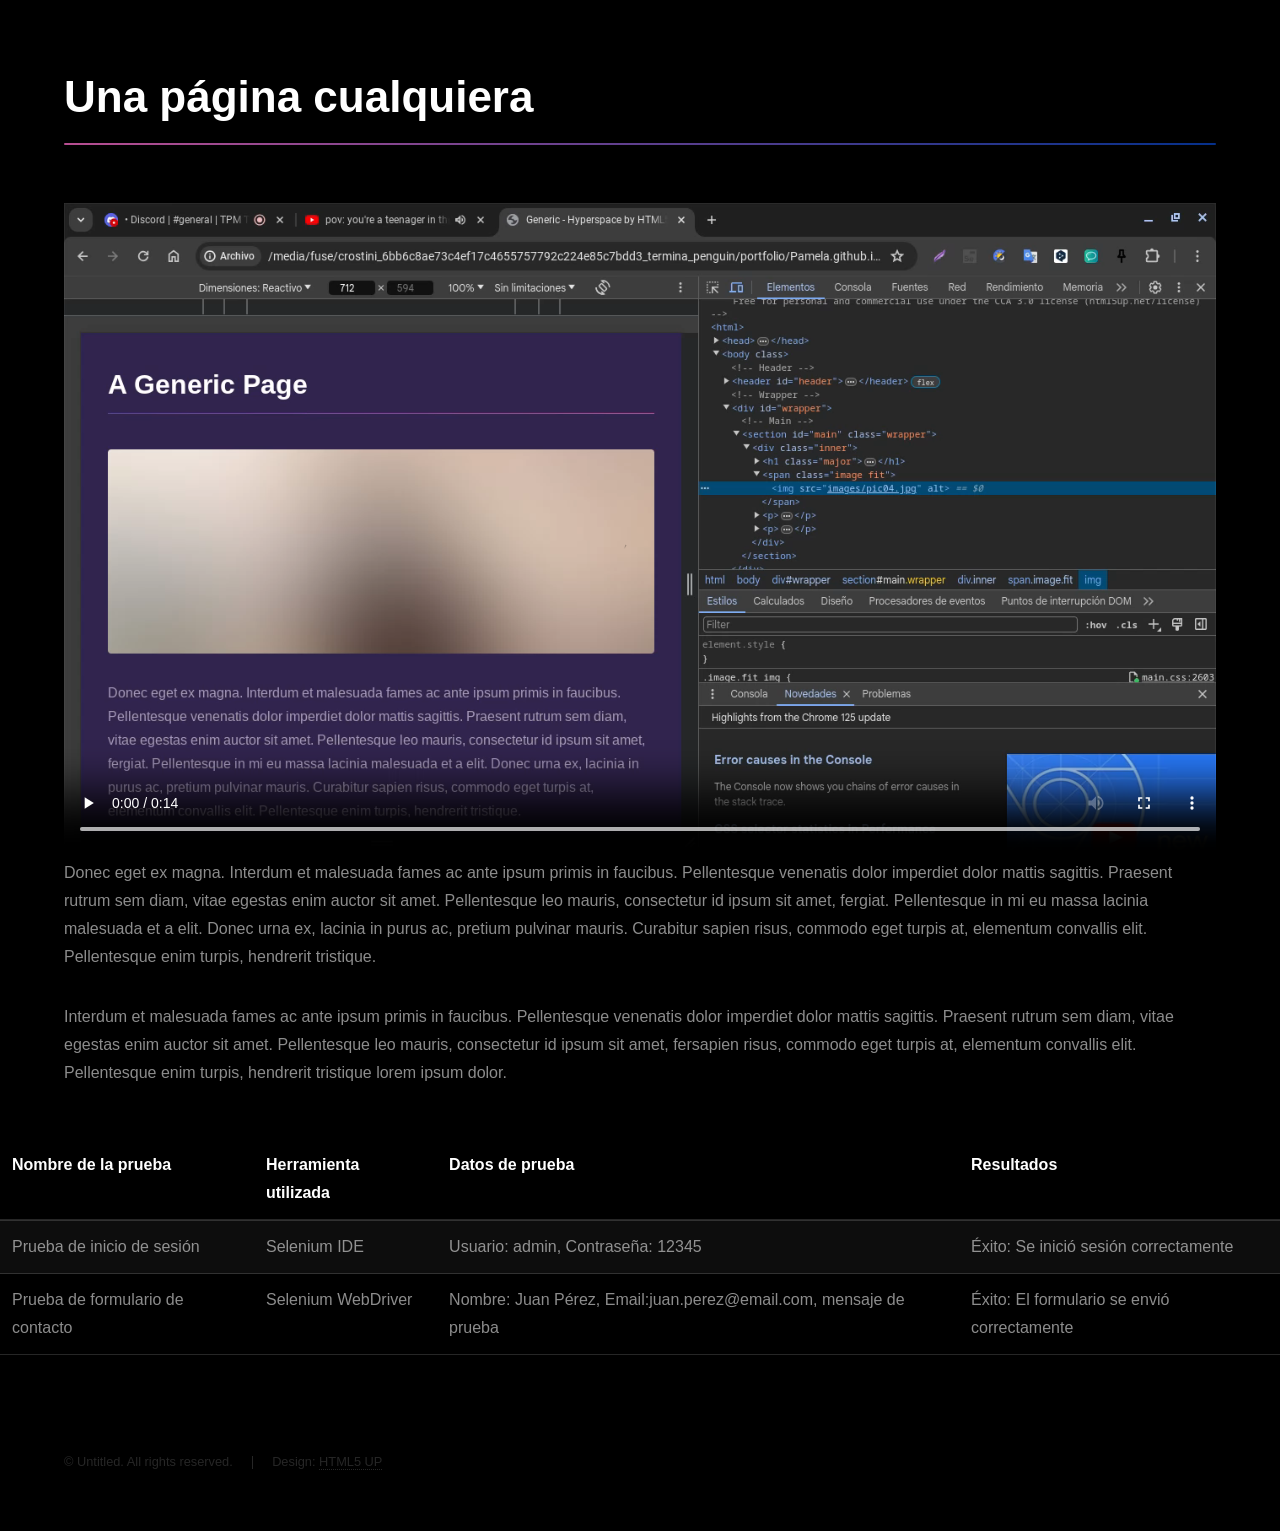
<file: generic.html>
<!DOCTYPE HTML>
<!--
	Hyperspace by HTML5 UP
	html5up.net | @ajlkn
	Free for personal and commercial use under the CCA 3.0 license (html5up.net/license)
-->
<html>
	<head>
		<title>Generic - Hyperspace by HTML5 UP</title>
		<meta charset="utf-8" />
		<meta name="viewport" content="width=device-width, initial-scale=1, user-scalable=no" />
		<link rel="stylesheet" href="assets/css/main.css" />
		<noscript><link rel="stylesheet" href="assets/css/noscript.css" /></noscript>
	</head>
	<body class="is-preload">

		<!-- Header
			<header id="header">
				<a href="index.html" class="title">Inicio</a>
			</header> -->

		<!-- Wrapper -->
			<div id="wrapper">

				<!-- Main -->
					<section id="main" class="wrapper">
						<div class="inner">
							<h1 class="major">Una página cualquiera</h1>
							<div class="video-container fit">
								<video controls>
									<source src="videos/vid04.mp4" type="video/mp4">
									Tu navegador no soporta la etiqueta de video.
								</video>
							</div>
							<p>Donec eget ex magna. Interdum et malesuada fames ac ante ipsum primis in faucibus. Pellentesque venenatis dolor imperdiet dolor mattis sagittis. Praesent rutrum sem diam, vitae egestas enim auctor sit amet. Pellentesque leo mauris, consectetur id ipsum sit amet, fergiat. Pellentesque in mi eu massa lacinia malesuada et a elit. Donec urna ex, lacinia in purus ac, pretium pulvinar mauris. Curabitur sapien risus, commodo eget turpis at, elementum convallis elit. Pellentesque enim turpis, hendrerit tristique.</p>
							<p>Interdum et malesuada fames ac ante ipsum primis in faucibus. Pellentesque venenatis dolor imperdiet dolor mattis sagittis. Praesent rutrum sem diam, vitae egestas enim auctor sit amet. Pellentesque leo mauris, consectetur id ipsum sit amet, fersapien risus, commodo eget turpis at, elementum convallis elit. Pellentesque enim turpis, hendrerit tristique lorem ipsum dolor.</p>
						</div>
					</section>
			</div>

			<section>
			<div class="table-wrapper">
				<table>
					<thead>
						<tr>
							<th>Nombre de la prueba</th>
							<th>Herramienta utilizada</th>
							<th>Datos de prueba</th>
							<th>Resultados</th>
						</tr>
					</thead>
					<tbody>
						<tr>
							<td>Prueba de inicio de sesión</td>
							<td>Selenium IDE</td>
							<td>Usuario: admin, Contraseña: 12345</td>
						  	<td>Éxito: Se inició sesión correctamente</td>
						</tr>
						<tr>
							<td>Prueba de formulario de contacto</td>
							<td>Selenium WebDriver</td>
							<td>Nombre: Juan Pérez, Email:juan.perez@email.com, mensaje de prueba</td>
							<td>Éxito: El formulario se envió correctamente</td>
						</tr>
					</tbody>
				  </table>
				</div>
			</section>

		<!-- Footer -->
			<footer id="footer" class="wrapper alt">
				<div class="inner">
					<ul class="menu">
						<li>&copy; Untitled. All rights reserved.</li><li>Design: <a href="http://html5up.net">HTML5 UP</a></li>
					</ul>
				</div>
			</footer>

		<!-- Scripts -->
			<script src="assets/js/jquery.min.js"></script>
			<script src="assets/js/jquery.scrollex.min.js"></script>
			<script src="assets/js/jquery.scrolly.min.js"></script>
			<script src="assets/js/browser.min.js"></script>
			<script src="assets/js/breakpoints.min.js"></script>
			<script src="assets/js/util.js"></script>
			<script src="assets/js/main.js"></script>

	</body>
</html>
</file>
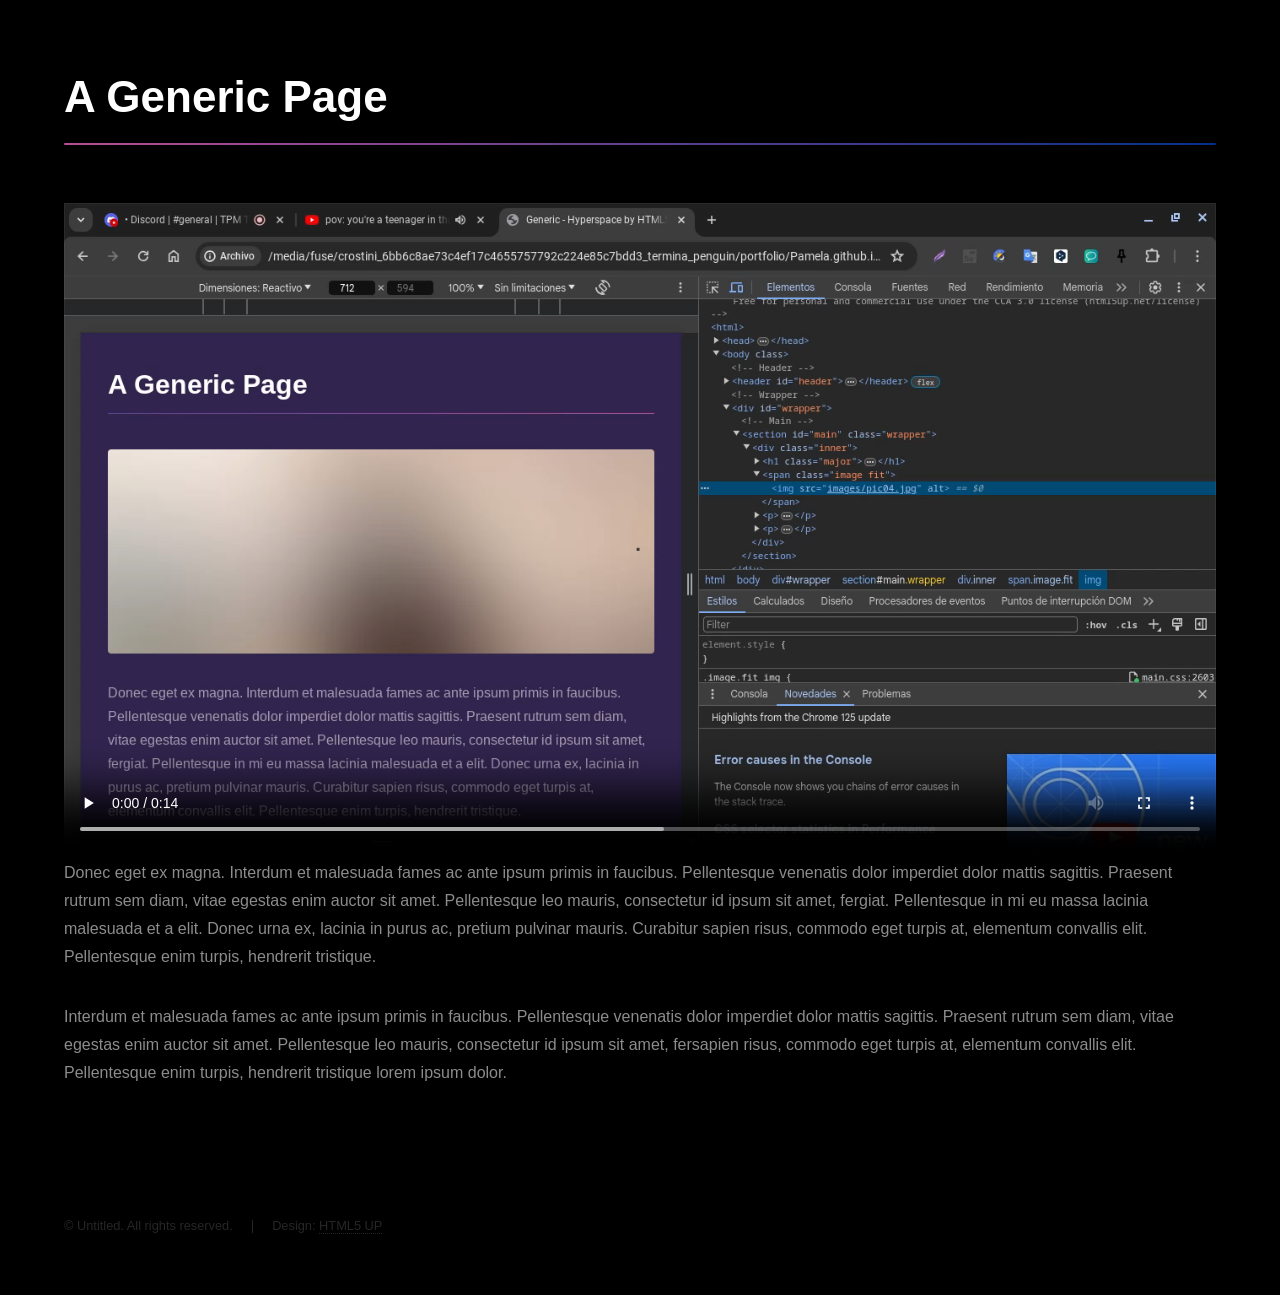
<file: generic_en.html>
<!DOCTYPE HTML>
<!--
	Hyperspace by HTML5 UP
	html5up.net | @ajlkn
	Free for personal and commercial use under the CCA 3.0 license (html5up.net/license)
-->
<html>
	<head>
		<title>Generic - Hyperspace by HTML5 UP</title>
		<meta charset="utf-8" />
		<meta name="viewport" content="width=device-width, initial-scale=1, user-scalable=no" />
		<link rel="stylesheet" href="assets/css/main.css" />
		<noscript><link rel="stylesheet" href="assets/css/noscript.css" /></noscript>
	</head>
	<body class="is-preload">

		<!-- Header 
			<header id="header">
				<a href="index.html" class="title">Home</a>
			</header>-->

		<!-- Wrapper -->
			<div id="wrapper">

				<!-- Main -->
					<section id="main" class="wrapper">
						<div class="inner">
							<h1 class="major">A Generic Page</h1>
							<div class="video-container fit">
								<video controls>
									<source src="videos/vid04.mp4" type="video/mp4">
									Tu navegador no soporta la etiqueta de video.
								</video>
							</div>
							<p>Donec eget ex magna. Interdum et malesuada fames ac ante ipsum primis in faucibus. Pellentesque venenatis dolor imperdiet dolor mattis sagittis. Praesent rutrum sem diam, vitae egestas enim auctor sit amet. Pellentesque leo mauris, consectetur id ipsum sit amet, fergiat. Pellentesque in mi eu massa lacinia malesuada et a elit. Donec urna ex, lacinia in purus ac, pretium pulvinar mauris. Curabitur sapien risus, commodo eget turpis at, elementum convallis elit. Pellentesque enim turpis, hendrerit tristique.</p>
							<p>Interdum et malesuada fames ac ante ipsum primis in faucibus. Pellentesque venenatis dolor imperdiet dolor mattis sagittis. Praesent rutrum sem diam, vitae egestas enim auctor sit amet. Pellentesque leo mauris, consectetur id ipsum sit amet, fersapien risus, commodo eget turpis at, elementum convallis elit. Pellentesque enim turpis, hendrerit tristique lorem ipsum dolor.</p>
						</div>
					</section>

			</div>

		<!-- Footer -->
			<footer id="footer" class="wrapper alt">
				<div class="inner">
					<ul class="menu">
						<li>&copy; Untitled. All rights reserved.</li><li>Design: <a href="http://html5up.net">HTML5 UP</a></li>
					</ul>
				</div>
			</footer>

		<!-- Scripts -->
			<script src="assets/js/jquery.min.js"></script>
			<script src="assets/js/jquery.scrollex.min.js"></script>
			<script src="assets/js/jquery.scrolly.min.js"></script>
			<script src="assets/js/browser.min.js"></script>
			<script src="assets/js/breakpoints.min.js"></script>
			<script src="assets/js/util.js"></script>
			<script src="assets/js/main.js"></script>

	</body>
</html>
</file>
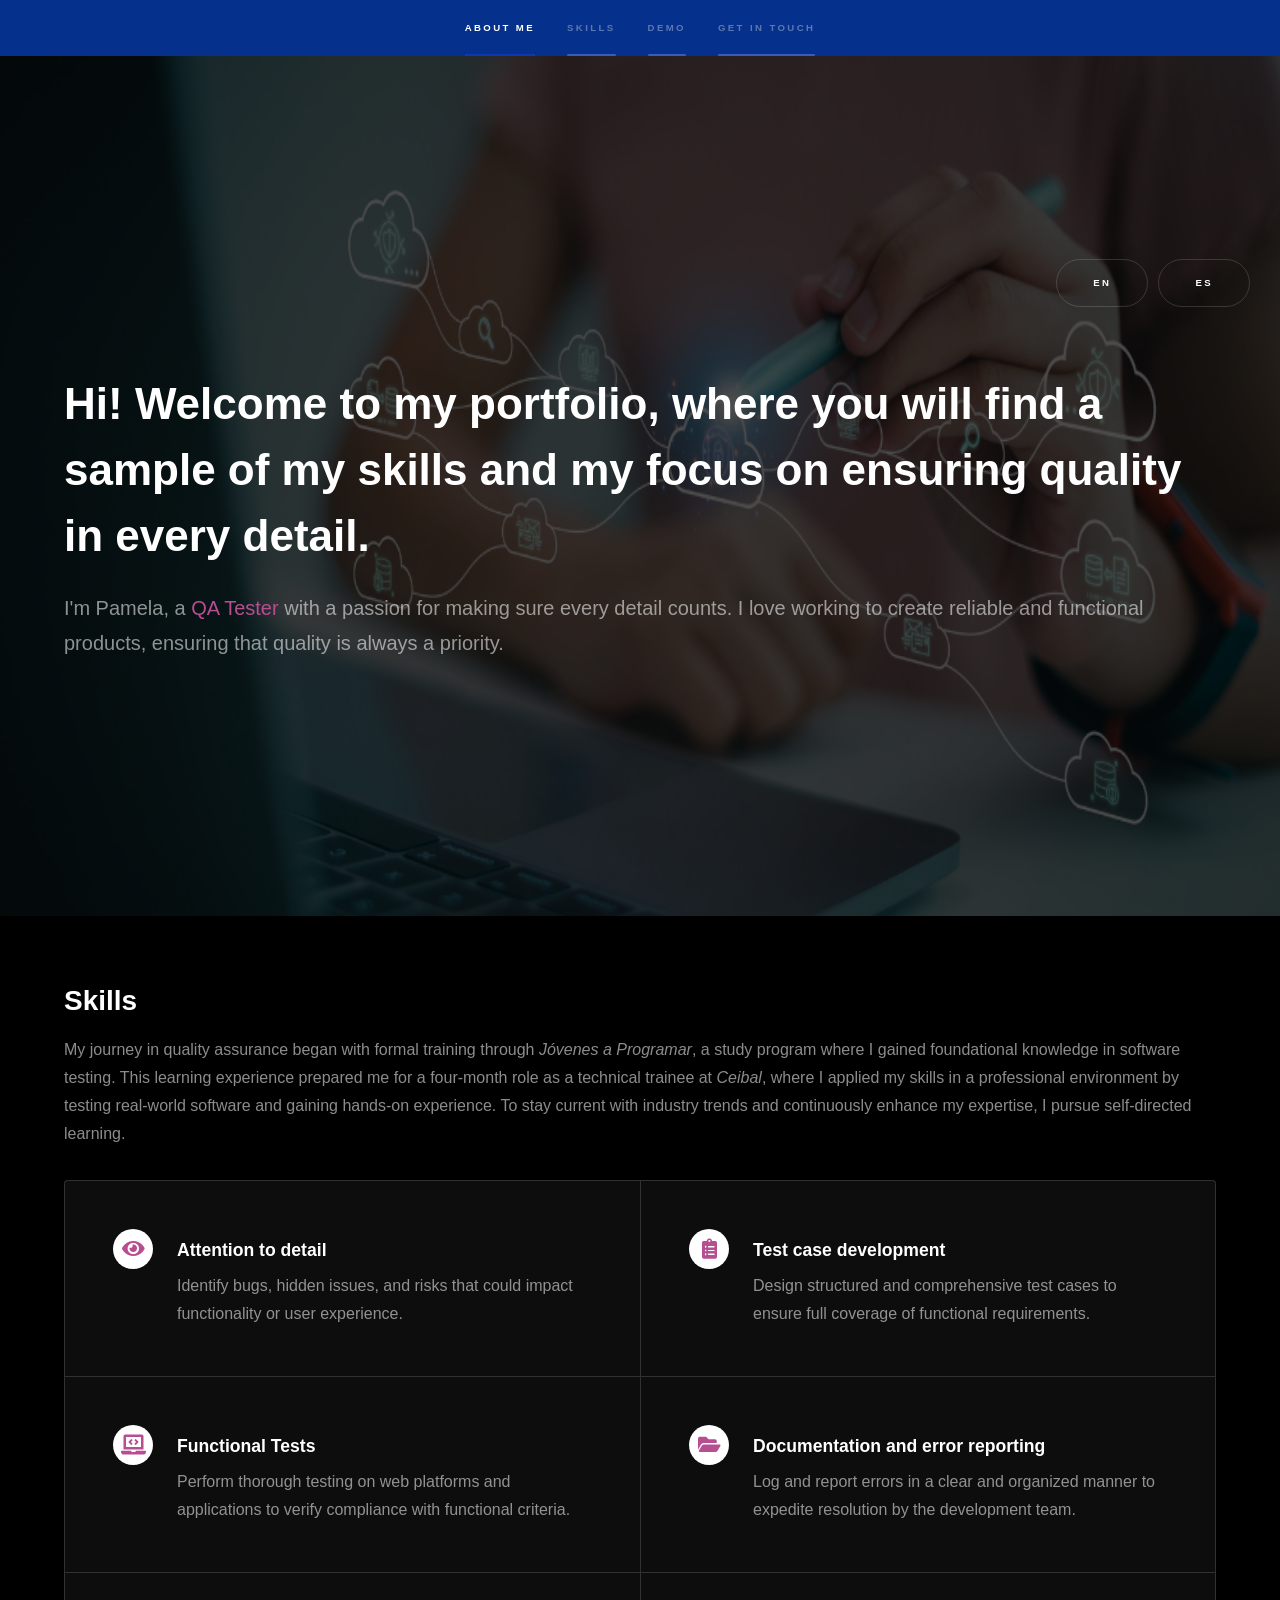
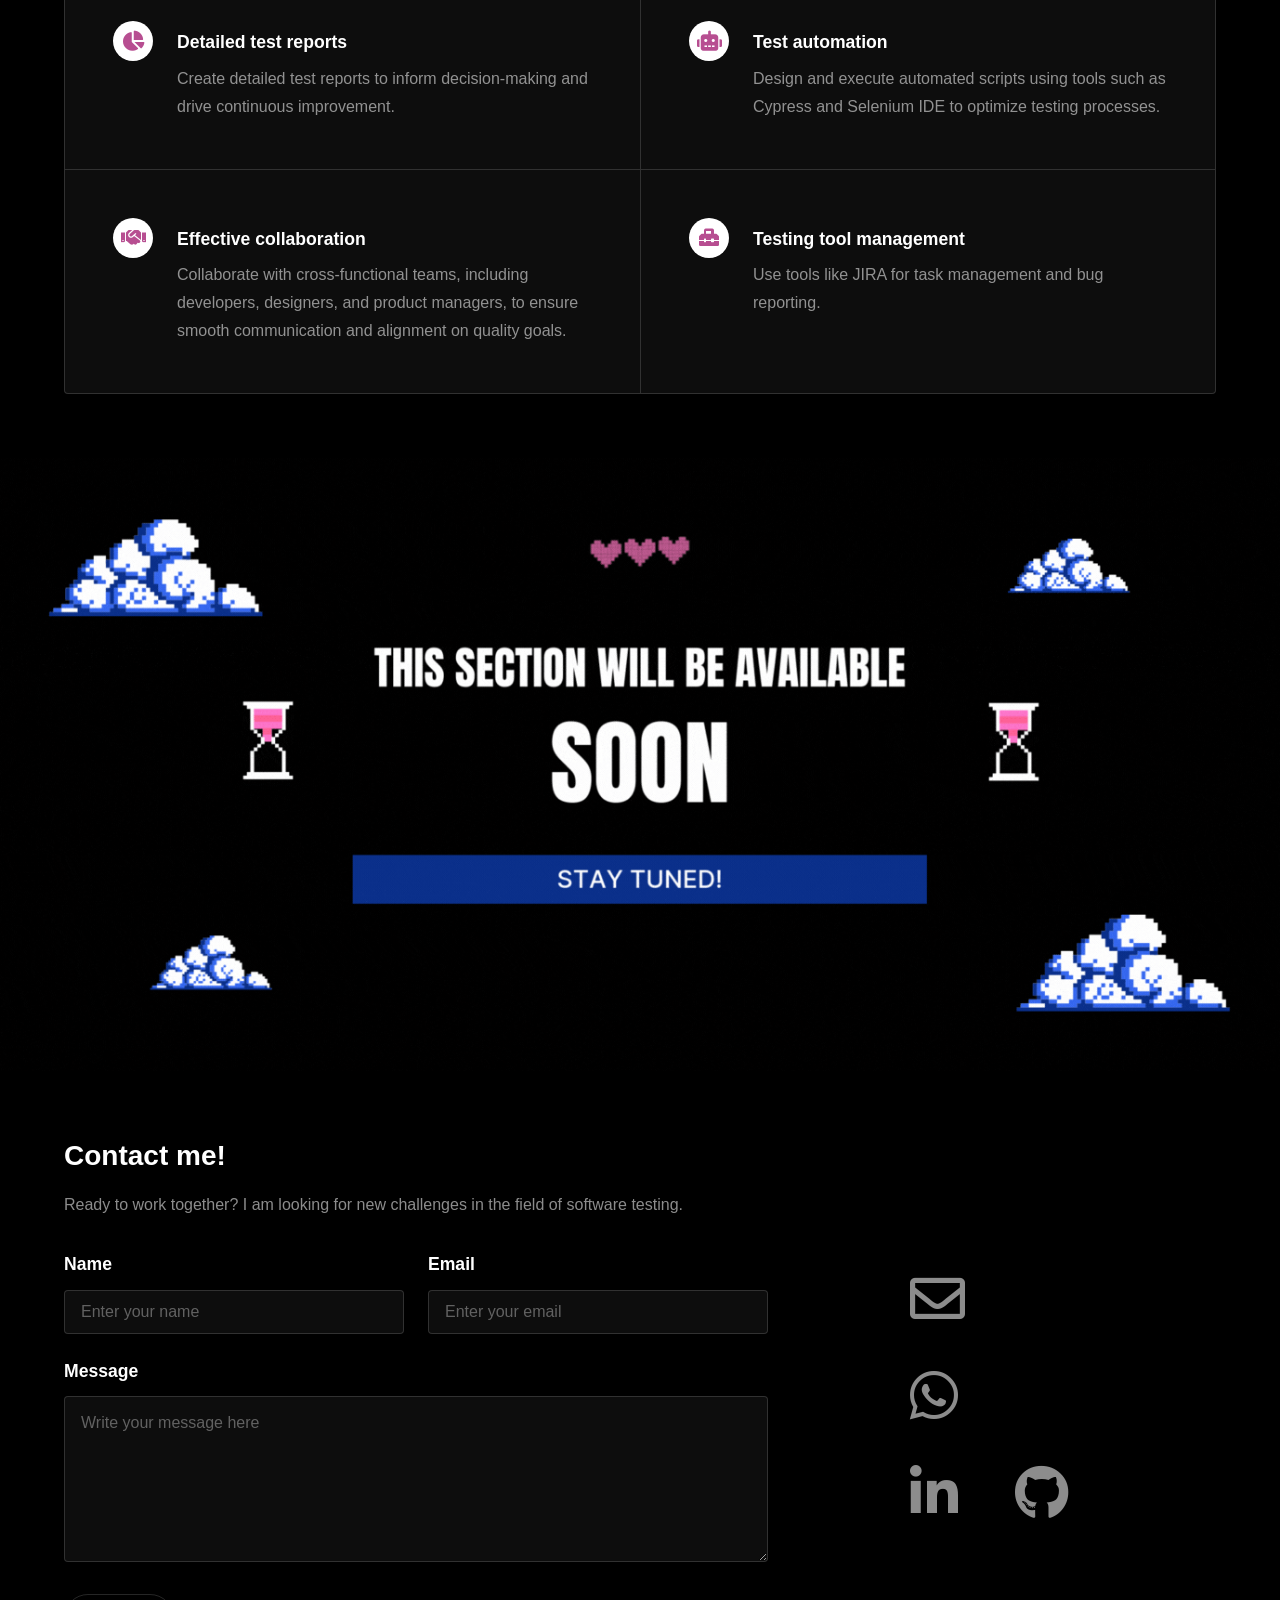
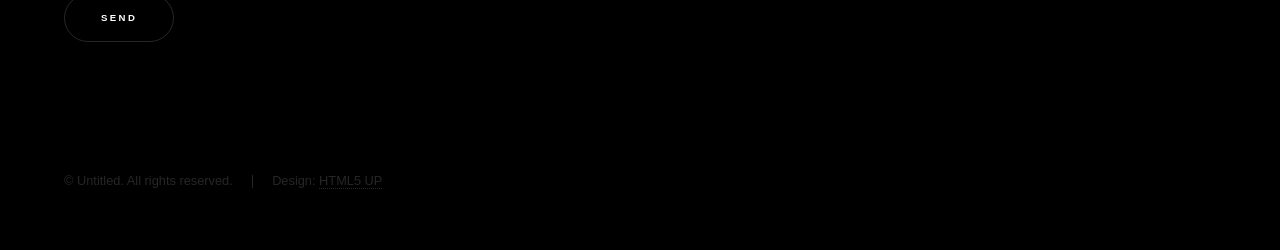
<file: index_en.html>
<!DOCTYPE HTML>
<!--
	Hyperspace by HTML5 UP
	html5up.net | @ajlkn
	Free for personal and commercial use under the CCA 3.0 license (html5up.net/license)
-->
<html>
	<head>
		<title>Portfolio Pamela Portillo</title>
		<meta charset="utf-8" />
		<meta name="viewport" content="width=device-width, initial-scale=1, user-scalable=no" />
		<link rel="stylesheet" href="assets/css/main.css" />
		<noscript><link rel="stylesheet" href="assets/css/noscript.css" /></noscript>
	</head>
	<body class="is-preload">

		<!-- Sidebar -->
			<section id="sidebar">
				<div class="inner">
					<nav>
						<ul>
							<li><a href="#intro">About me</a></li>
							<li><a href="#one">Skills</a></li>
							<li><a href="#two">Demo</a></li>
							<li><a href="#three">Get in touch</a></li>
						</ul>
					</nav>
				</div>
			</section>

		<!-- Wrapper -->
			<div id="wrapper">

				<!-- Intro -->
					<section id="intro" class="wrapper style1 fullscreen fade-up">
								<!--cambio de idioma-->
						<div id="selector-idioma">
							<button id="btn-ingles">EN</button>
							<button id="btn-espanol">ES</button>
						</div>
						<div class="inner">
							<h1>Hi!
								Welcome to my portfolio, where you will find a sample of my skills and my focus on ensuring quality in every detail.</h1>
							<p>I'm Pamela, a <span style="color: #b74e91">QA Tester</span> with a passion for making sure every detail counts. 
								I love working to create reliable and functional products, ensuring that quality is always a priority.</p>
							<!--<ul class="actions">
								<li><a href="#one" class="button scrolly">button</a></li>
							</ul>-->
						</div>
					</section>

					<!-- One -->
					<section id="one" class="wrapper style3 fade-up">
						<div class="inner">
							<h2>Skills</h2>
							<p>My journey in quality assurance began with formal training through <em>Jóvenes a Programar</em>, a study program where I gained foundational knowledge in software testing. 
								This learning experience prepared me for a four-month role as a technical trainee at <em>Ceibal</em>, where I applied my skills in a professional environment by testing 
								real-world software and gaining hands-on experience. To stay current with industry trends and continuously enhance my expertise, I pursue self-directed learning.</p>
							<div class="features">
								<section>
									<span class="icon solid major fa-eye"></span>
									<h3>Attention to detail</h3>
									<p>Identify bugs, hidden issues, and risks that could impact functionality or user experience.</p>
								</section>
								<section>
									<span class="icon solid major fa-clipboard-list"></span>
									<h3>Test case development</h3>
									<p>Design structured and comprehensive test cases to ensure full coverage of functional requirements.</p>
								</section>
								<section>
									<span class="icon solid major fa-laptop-code"></span>
									<h3>Functional Tests</h3>
									<p>Perform thorough testing on web platforms and applications to verify compliance with functional criteria.</p>
								</section>
								<section>
									<span class="icon solid major fa-folder-open"></span>
									<h3>Documentation and error reporting</h3>
									<p>Log and report errors in a clear and organized manner to expedite resolution by the development team.</p>
								</section>
								<section>
									<span class="icon solid major fa-chart-pie"></span>
									<h3>Detailed test reports</h3>
									<p>Create detailed test reports to inform decision-making and drive continuous improvement.</p>
								</section>
								<section>
									<span class="icon solid major fa-robot"></span>
									<h3>Test automation</h3>
									<p>Design and execute automated scripts using tools such as Cypress and Selenium IDE to optimize testing processes.</p>
								</section>
								<section>
									<span class="icon solid major fa-handshake"></span>
									<h3>Effective collaboration</h3>
									<p>Collaborate with cross-functional teams, including developers, designers, and product managers, 
										to ensure smooth communication and alignment on quality goals.</p>
								</section>
								<section>
									<span class="icon solid major fa-toolbox"></span>
									<h3>Testing tool management</h3>
									<p>Use tools like JIRA for task management and bug reporting.</p>
								</section>
							</div>
							<!--<ul class="actions">
								<li><a href="generic.html" class="button">Learn more</a></li>
							</ul>-->                     
						</div>
					</section>
				
					<section id="two">
						<section>
							<div class="gif-container fit">
								<img src="images/coming soon.gif">
							</div>
						</section>
					</section>

				<!-- Two -->
					<!--<section id="two" class="wrapper style2 spotlights">
						<section>
							<a href="#" class="image"><img src="images/pic01.jpg" alt="" data-position="center center" /></a>
							<div class="content">
								<div class="inner">
									<h2>Sed ipsum dolor</h2>
									<p>Phasellus convallis elit id ullamcorper pulvinar. Duis aliquam turpis mauris, eu ultricies erat malesuada quis. Aliquam dapibus.</p>
									<ul class="actions">
										<li><a href="generic_en.html" class="button" target="_blank">ver más</a></li>
									</ul>
								</div>
							</div>
						</section>
						<section>
							<a href="#" class="image"><img src="images/pic02.jpg" alt="" data-position="top center" /></a>
							<div class="content">
								<div class="inner">
									<h2>Feugiat consequat</h2>
									<p>Phasellus convallis elit id ullamcorper pulvinar. Duis aliquam turpis mauris, eu ultricies erat malesuada quis. Aliquam dapibus.</p>
									<ul class="actions">
										<li><a href="generic.html" class="button">ver más</a></li>
									</ul>
								</div>
							</div>
						</section>
						<section>
							<a href="#" class="image"><img src="images/pic03.jpg" alt="" data-position="25% 25%" /></a>
							<div class="content">
								<div class="inner">
									<h2>Ultricies aliquam</h2>
									<p>Phasellus convallis elit id ullamcorper pulvinar. Duis aliquam turpis mauris, eu ultricies erat malesuada quis. Aliquam dapibus.</p>
									<ul class="actions">
										<li><a href="generic.html" class="button">ver más</a></li>
									</ul>
								</div>
							</div>
						</section>
					</section>-->


				<!-- Three -->
				<section id="three" class="wrapper style1 fade-up">
					<div class="inner">
						<h2>Contact me!</h2>
						<p>Ready to work together? I am looking for new challenges in the field of software testing.</p>
						<div class="split style1">

							<section>
								<form method="post" action="https://formspree.io/f/mzzzywzg">
									<div class="fields">
										<div class="field half">
											<label for="name">Name</label>
											<input type="text" name="name" id="name" placeholder="Enter your name">
										</div>
										<div class="field half">
											<label for="email">Email</label>
											<input type="text" name="email" id="email" placeholder="Enter your email">
										</div>
										<div class="field">
											<label for="message">Message</label>
											<textarea name="message" id="message" rows="5" placeholder="Write your message here"></textarea>
										</div>
									</div>
									<ul class="actions">
										<li>
											<a href class="button submit">Send</a>
										</li>
									</ul>
								</form>
							</section>
							<ul class="icons">  
								<li>
									<a href="mailto:pamelaportillocabrera@gmail.com" class="icon fa-envelope" target="_blank" data-tooltip="Send me an email!">
										<span class="label">Gmail</span>
									</a>
								</li>
								<li>
									<a href="https://wa.me/59895789395" class="icon brands fa-whatsapp" target="_blank" data-tooltip="Send me a message!">
										<span class="label">WhatsApp</span>
									</a>
								</li>
								<li>
									<a href="https://www.linkedin.com/in/pamela-p-7030b0299/?locale=en_US" class="icon brands fa-linkedin-in" target="_blank" data-tooltip="How about connecting on LinkedIn?">
										<span class="label">LinkedIn</span>
									</a>
								</li>
								<li>
									<a href="https://github.com/pamep" class="icon brands fa-github" target="_blank" data-tooltip="Check out my GitHub!">
										<span class="label">GitHub</span>
									</a>
								</li>
							</ul>
						</div>
					</div>
				</section>
							
			</div>

		<!-- Footer -->
			<footer id="footer" class="wrapper style1-alt">
				<div class="inner">
					<ul class="menu">
						<li>&copy; Untitled. All rights reserved.</li><li>Design: <a href="http://html5up.net">HTML5 UP</a></li>
					</ul>
				</div>
			</footer>

		<!-- Scripts -->
			<script src="assets/js/jquery.min.js"></script>
			<script src="assets/js/jquery.scrollex.min.js"></script>
			<script src="assets/js/jquery.scrolly.min.js"></script>
			<script src="assets/js/browser.min.js"></script>
			<script src="assets/js/breakpoints.min.js"></script>
			<script src="assets/js/util.js"></script>
			<script src="assets/js/main.js"></script>
			<script src="assets/js/botones.js"></script>
			<script src="assets/js/tooltip.js"></script>

	</body>
</html>
</file>
<file: assets/css/noscript.css>
/*
	Hyperspace by HTML5 UP
	html5up.net | @ajlkn
	Free for personal and commercial use under the CCA 3.0 license (html5up.net/license)
*/

/* Spotlights */

	.spotlights > section > .image:before {
		opacity: 0 !important;
	}

	.spotlights > section > .content > .inner {
		-moz-transform: none !important;
		-webkit-transform: none !important;
		-ms-transform: none !important;
		transform: none !important;
		opacity: 1 !important;
	}

/* Wrapper */

	.wrapper > .inner {
		opacity: 1 !important;
		-moz-transform: none !important;
		-webkit-transform: none !important;
		-ms-transform: none !important;
		transform: none !important;
	}

/* Sidebar */

	#sidebar > .inner {
		opacity: 1 !important;
	}

	#sidebar nav > ul > li {
		-moz-transform: none !important;
		-webkit-transform: none !important;
		-ms-transform: none !important;
		transform: none !important;
		opacity: 1 !important;
	}
</file>
<file: assets/css/main.css>
@import url(fontawesome-all.min.css);

/*
	Hyperspace by HTML5 UP
	html5up.net | @ajlkn
	Free for personal and commercial use under the CCA 3.0 license (html5up.net/license)
*/

html, body, div, span, applet, object,
iframe, h1, h2, h3, h4, h5, h6, p, blockquote,
pre, a, abbr, acronym, address, big, cite,
code, del, dfn, em, img, ins, kbd, q, s, samp,
small, strike, strong, sub, sup, tt, var, b,
u, i, center, dl, dt, dd, ol, ul, li, fieldset,
form, label, legend, table, caption, tbody,
tfoot, thead, tr, th, td, article, aside,
canvas, details, embed, figure, figcaption,
footer, header, hgroup, menu, nav, output, ruby,
section, summary, time, mark, audio, video {
	margin: 0;
	padding: 0;
	border: 0;
	font-size: 100%;
	font: inherit;
	vertical-align: baseline;
	}

article, aside, details, figcaption, figure,
footer, header, hgroup, menu, nav, section {
	display: block;}

body {
	line-height: 1;
}

ol, ul {
	list-style: none;
}

blockquote, q {
	quotes: none;
}

	blockquote:before, blockquote:after, q:before, q:after {
		content: '';
		content: none;
	}

table {
	border-collapse: collapse;
	border-spacing: 0;
}

body {
	-webkit-text-size-adjust: none;
}

mark {
	background-color: transparent;
	color: inherit;
}

input::-moz-focus-inner {
	border: 0;
	padding: 0;
}

input, select, textarea {
	-moz-appearance: none;
	-webkit-appearance: none;
	-ms-appearance: none;
	appearance: none;
}

/* Basic */

	@-ms-viewport {
		width: device-width;
	}

	body {
		-ms-overflow-style: scrollbar;
	}

	@media screen and (max-width: 480px) {

		html, body {
			min-width: 320px;
		}

	}

	html {
		box-sizing: border-box;
	}

	*, *:before, *:after {
		box-sizing: inherit;
	}

	body {
		background: #000000;
	}

		body.is-preload *, body.is-preload *:before, body.is-preload *:after {
			-moz-animation: none !important;
			-webkit-animation: none !important;
			-ms-animation: none !important;
			animation: none !important;
			-moz-transition: none !important;
			-webkit-transition: none !important;
			-ms-transition: none !important;
			transition: none !important;
		}

/* Type */

	body, input, select, textarea {
		color: rgba(255, 255, 255, 0.55);
		font-family: Arial, Helvetica, sans-serif;
		font-size: 16.5pt;
		font-weight: normal;
		line-height: 1.75;
	}

		@media screen and (max-width: 1680px) {

			body, input, select, textarea {
				font-size: 13pt;
			}

		}

		@media screen and (max-width: 1280px) {

			body, input, select, textarea {
				font-size: 12pt;
			}

		}

		@media screen and (max-width: 360px) {

			body, input, select, textarea {
				font-size: 11pt;
			}

		}

	a {
		-moz-transition: color 0.2s ease, border-bottom-color 0.2s ease;
		-webkit-transition: color 0.2s ease, border-bottom-color 0.2s ease;
		-ms-transition: color 0.2s ease, border-bottom-color 0.2s ease;
		transition: color 0.2s ease, border-bottom-color 0.2s ease;
		border-bottom: dotted 1px rgba(255, 255, 255, 0.35);
		color: inherit;
		text-decoration: none;
	}

		a:hover {
			border-bottom-color: transparent;
			color: #ffffff;
		}

	strong, b {
		color: #ffffff;
		font-weight: bold;
	}

	em, i {
		font-style: italic;
	}

	p {
		margin: 0 0 2em 0;
	}

	h1, h2, h3, h4, h5, h6 {
		color: #ffffff;
		font-weight: bold;
		line-height: 1.5;
		margin: 0 0 0.5em 0;
	}

		h1 a, h2 a, h3 a, h4 a, h5 a, h6 a {
			color: inherit;
			text-decoration: none;
		}

	h1 {
		font-size: 2.75em;
	}

		h1.major {
			margin: 0 0 1.3em 0;
			position: relative;
			padding-bottom: 0.35em;
		}

			h1.major:after {
				background-image: -moz-linear-gradient(to right, #5e42a6, #b74e91);
				background-image: -webkit-linear-gradient(to right, #5e42a6, #b74e91);
				background-image: -ms-linear-gradient(to right, #5e42a6, #b74e91);
				background-image: linear-gradient(to right, #b74e91, #05308b);
				-moz-transition: max-width 0.2s ease;
				-webkit-transition: max-width 0.2s ease;
				-ms-transition: max-width 0.2s ease;
				transition: max-width 0.2s ease;
				border-radius: 0.2em;
				bottom: 0;
				content: '';
				height: 0.05em;
				position: absolute;
				right: 0;
				width: 100%;
			}

	h2 {
		font-size: 1.75em;
	}

	h3 {
		font-size: 1.1em;
	}

	h4 {
		font-size: 1em;
	}

	h5 {
		font-size: 0.8em;
	}

	h6 {
		font-size: 0.6em;
	}

	@media screen and (max-width: 736px) {

		h1 {
			font-size: 2em;
		}

		h2 {
			font-size: 1.25em;
		}

		h3 {
			font-size: 1em;
		}

		h4 {
			font-size: 0.8em;
		}

		h5 {
			font-size: 0.6em;
		}

		h6 {
			font-size: 0.6em;
		}

	}

	sub {
		font-size: 0.8em;
		position: relative;
		top: 0.5em;
	}

	sup {
		font-size: 0.8em;
		position: relative;
		top: -0.5em;
	}

	blockquote {
		border-left: solid 4px rgba(255, 255, 255, 0.15);
		font-style: italic;
		margin: 0 0 2em 0;
		padding: 0.5em 0 0.5em 2em;
	}

	code {
		background: rgba(255, 255, 255, 0.05);
		border-radius: 0.25em;
		border: solid 1px rgba(255, 255, 255, 0.15);
		font-family: "Courier New", monospace;
		font-size: 0.9em;
		margin: 0 0.25em;
		padding: 0.25em 0.65em;
	}

	pre {
		-webkit-overflow-scrolling: touch;
		font-family: "Courier New", monospace;
		font-size: 0.9em;
		margin: 0 0 2em 0;
	}

		pre code {
			display: block;
			line-height: 1.75em;
			padding: 1em 1.5em;
			overflow-x: auto;
		}

	hr {
		border: 0;
		border-bottom: solid 1px rgba(255, 255, 255, 0.15);
		margin: 2em 0;
	}

		hr.major {
			margin: 3em 0;
		}

	.align-left {
		text-align: left;
	}

	.align-center {
		text-align: center;
	}

	.align-right {
		text-align: right;
	}

/* Row */

	.row {
		display: flex;
		flex-wrap: wrap;
		box-sizing: border-box;
		align-items: stretch;
	}

		.row > * {
			box-sizing: border-box;
		}

		.row.gtr-uniform > * > :last-child {
			margin-bottom: 0;
		}

		.row.aln-left {
			justify-content: flex-start;
		}

		.row.aln-center {
			justify-content: center;
		}

		.row.aln-right {
			justify-content: flex-end;
		}

		.row.aln-top {
			align-items: flex-start;
		}

		.row.aln-middle {
			align-items: center;
		}

		.row.aln-bottom {
			align-items: flex-end;
		}

		.row > .imp {
			order: -1;
		}

		.row > .col-1 {
			width: 8.33333%;
		}

		.row > .off-1 {
			margin-left: 8.33333%;
		}

		.row > .col-2 {
			width: 16.66667%;
		}

		.row > .off-2 {
			margin-left: 16.66667%;
		}

		.row > .col-3 {
			width: 25%;
		}

		.row > .off-3 {
			margin-left: 25%;
		}

		.row > .col-4 {
			width: 33.33333%;
		}

		.row > .off-4 {
			margin-left: 33.33333%;
		}

		.row > .col-5 {
			width: 41.66667%;
		}

		.row > .off-5 {
			margin-left: 41.66667%;
		}

		.row > .col-6 {
			width: 50%;
		}

		.row > .off-6 {
			margin-left: 50%;
		}

		.row > .col-7 {
			width: 58.33333%;
		}

		.row > .off-7 {
			margin-left: 58.33333%;
		}

		.row > .col-8 {
			width: 66.66667%;
		}

		.row > .off-8 {
			margin-left: 66.66667%;
		}

		.row > .col-9 {
			width: 75%;
		}

		.row > .off-9 {
			margin-left: 75%;
		}

		.row > .col-10 {
			width: 83.33333%;
		}

		.row > .off-10 {
			margin-left: 83.33333%;
		}

		.row > .col-11 {
			width: 91.66667%;
		}

		.row > .off-11 {
			margin-left: 91.66667%;
		}

		.row > .col-12 {
			width: 100%;
		}

		.row > .off-12 {
			margin-left: 100%;
		}

		.row.gtr-0 {
			margin-top: 0;
			margin-left: 0em;
		}

			.row.gtr-0 > * {
				padding: 0 0 0 0em;
			}

			.row.gtr-0.gtr-uniform {
				margin-top: 0em;
			}

				.row.gtr-0.gtr-uniform > * {
					padding-top: 0em;
				}

		.row.gtr-25 {
			margin-top: 0;
			margin-left: -0.375em;
		}

			.row.gtr-25 > * {
				padding: 0 0 0 0.375em;
			}

			.row.gtr-25.gtr-uniform {
				margin-top: -0.375em;
			}

				.row.gtr-25.gtr-uniform > * {
					padding-top: 0.375em;
				}

		.row.gtr-50 {
			margin-top: 0;
			margin-left: -0.75em;
		}

			.row.gtr-50 > * {
				padding: 0 0 0 0.75em;
			}

			.row.gtr-50.gtr-uniform {
				margin-top: -0.75em;
			}

				.row.gtr-50.gtr-uniform > * {
					padding-top: 0.75em;
				}

		.row {
			margin-top: 0;
			margin-left: -1.5em;
		}

			.row > * {
				padding: 0 0 0 1.5em;
			}

			.row.gtr-uniform {
				margin-top: -1.5em;
			}

				.row.gtr-uniform > * {
					padding-top: 1.5em;
				}

		.row.gtr-150 {
			margin-top: 0;
			margin-left: -2.25em;
		}

			.row.gtr-150 > * {
				padding: 0 0 0 2.25em;
			}

			.row.gtr-150.gtr-uniform {
				margin-top: -2.25em;
			}

				.row.gtr-150.gtr-uniform > * {
					padding-top: 2.25em;
				}

		.row.gtr-200 {
			margin-top: 0;
			margin-left: -3em;
		}

			.row.gtr-200 > * {
				padding: 0 0 0 3em;
			}

			.row.gtr-200.gtr-uniform {
				margin-top: -3em;
			}

				.row.gtr-200.gtr-uniform > * {
					padding-top: 3em;
				}

		@media screen and (max-width: 1680px) {

			.row {
				display: flex;
				flex-wrap: wrap;
				box-sizing: border-box;
				align-items: stretch;
			}

				.row > * {
					box-sizing: border-box;
				}

				.row.gtr-uniform > * > :last-child {
					margin-bottom: 0;
				}

				.row.aln-left {
					justify-content: flex-start;
				}

				.row.aln-center {
					justify-content: center;
				}

				.row.aln-right {
					justify-content: flex-end;
				}

				.row.aln-top {
					align-items: flex-start;
				}

				.row.aln-middle {
					align-items: center;
				}

				.row.aln-bottom {
					align-items: flex-end;
				}

				.row > .imp-xlarge {
					order: -1;
				}

				.row > .col-1-xlarge {
					width: 8.33333%;
				}

				.row > .off-1-xlarge {
					margin-left: 8.33333%;
				}

				.row > .col-2-xlarge {
					width: 16.66667%;
				}

				.row > .off-2-xlarge {
					margin-left: 16.66667%;
				}

				.row > .col-3-xlarge {
					width: 25%;
				}

				.row > .off-3-xlarge {
					margin-left: 25%;
				}

				.row > .col-4-xlarge {
					width: 33.33333%;
				}

				.row > .off-4-xlarge {
					margin-left: 33.33333%;
				}

				.row > .col-5-xlarge {
					width: 41.66667%;
				}

				.row > .off-5-xlarge {
					margin-left: 41.66667%;
				}

				.row > .col-6-xlarge {
					width: 50%;
				}

				.row > .off-6-xlarge {
					margin-left: 50%;
				}

				.row > .col-7-xlarge {
					width: 58.33333%;
				}

				.row > .off-7-xlarge {
					margin-left: 58.33333%;
				}

				.row > .col-8-xlarge {
					width: 66.66667%;
				}

				.row > .off-8-xlarge {
					margin-left: 66.66667%;
				}

				.row > .col-9-xlarge {
					width: 75%;
				}

				.row > .off-9-xlarge {
					margin-left: 75%;
				}

				.row > .col-10-xlarge {
					width: 83.33333%;
				}

				.row > .off-10-xlarge {
					margin-left: 83.33333%;
				}

				.row > .col-11-xlarge {
					width: 91.66667%;
				}

				.row > .off-11-xlarge {
					margin-left: 91.66667%;
				}

				.row > .col-12-xlarge {
					width: 100%;
				}

				.row > .off-12-xlarge {
					margin-left: 100%;
				}

				.row.gtr-0 {
					margin-top: 0;
					margin-left: 0em;
				}

					.row.gtr-0 > * {
						padding: 0 0 0 0em;
					}

					.row.gtr-0.gtr-uniform {
						margin-top: 0em;
					}

						.row.gtr-0.gtr-uniform > * {
							padding-top: 0em;
						}

				.row.gtr-25 {
					margin-top: 0;
					margin-left: -0.375em;
				}

					.row.gtr-25 > * {
						padding: 0 0 0 0.375em;
					}

					.row.gtr-25.gtr-uniform {
						margin-top: -0.375em;
					}

						.row.gtr-25.gtr-uniform > * {
							padding-top: 0.375em;
						}

				.row.gtr-50 {
					margin-top: 0;
					margin-left: -0.75em;
				}

					.row.gtr-50 > * {
						padding: 0 0 0 0.75em;
					}

					.row.gtr-50.gtr-uniform {
						margin-top: -0.75em;
					}

						.row.gtr-50.gtr-uniform > * {
							padding-top: 0.75em;
						}

				.row {
					margin-top: 0;
					margin-left: -1.5em;
				}

					.row > * {
						padding: 0 0 0 1.5em;
					}

					.row.gtr-uniform {
						margin-top: -1.5em;
					}

						.row.gtr-uniform > * {
							padding-top: 1.5em;
						}

				.row.gtr-150 {
					margin-top: 0;
					margin-left: -2.25em;
				}

					.row.gtr-150 > * {
						padding: 0 0 0 2.25em;
					}

					.row.gtr-150.gtr-uniform {
						margin-top: -2.25em;
					}

						.row.gtr-150.gtr-uniform > * {
							padding-top: 2.25em;
						}

				.row.gtr-200 {
					margin-top: 0;
					margin-left: -3em;
				}

					.row.gtr-200 > * {
						padding: 0 0 0 3em;
					}

					.row.gtr-200.gtr-uniform {
						margin-top: -3em;
					}

						.row.gtr-200.gtr-uniform > * {
							padding-top: 3em;
						}

		}

		@media screen and (max-width: 1280px) {

			.row {
				display: flex;
				flex-wrap: wrap;
				box-sizing: border-box;
				align-items: stretch;
			}

				.row > * {
					box-sizing: border-box;
				}

				.row.gtr-uniform > * > :last-child {
					margin-bottom: 0;
				}

				.row.aln-left {
					justify-content: flex-start;
				}

				.row.aln-center {
					justify-content: center;
				}

				.row.aln-right {
					justify-content: flex-end;
				}

				.row.aln-top {
					align-items: flex-start;
				}

				.row.aln-middle {
					align-items: center;
				}

				.row.aln-bottom {
					align-items: flex-end;
				}

				.row > .imp-large {
					order: -1;
				}

				.row > .col-1-large {
					width: 8.33333%;
				}

				.row > .off-1-large {
					margin-left: 8.33333%;
				}

				.row > .col-2-large {
					width: 16.66667%;
				}

				.row > .off-2-large {
					margin-left: 16.66667%;
				}

				.row > .col-3-large {
					width: 25%;
				}

				.row > .off-3-large {
					margin-left: 25%;
				}

				.row > .col-4-large {
					width: 33.33333%;
				}

				.row > .off-4-large {
					margin-left: 33.33333%;
				}

				.row > .col-5-large {
					width: 41.66667%;
				}

				.row > .off-5-large {
					margin-left: 41.66667%;
				}

				.row > .col-6-large {
					width: 50%;
				}

				.row > .off-6-large {
					margin-left: 50%;
				}

				.row > .col-7-large {
					width: 58.33333%;
				}

				.row > .off-7-large {
					margin-left: 58.33333%;
				}

				.row > .col-8-large {
					width: 66.66667%;
				}

				.row > .off-8-large {
					margin-left: 66.66667%;
				}

				.row > .col-9-large {
					width: 75%;
				}

				.row > .off-9-large {
					margin-left: 75%;
				}

				.row > .col-10-large {
					width: 83.33333%;
				}

				.row > .off-10-large {
					margin-left: 83.33333%;
				}

				.row > .col-11-large {
					width: 91.66667%;
				}

				.row > .off-11-large {
					margin-left: 91.66667%;
				}

				.row > .col-12-large {
					width: 100%;
				}

				.row > .off-12-large {
					margin-left: 100%;
				}

				.row.gtr-0 {
					margin-top: 0;
					margin-left: 0em;
				}

					.row.gtr-0 > * {
						padding: 0 0 0 0em;
					}

					.row.gtr-0.gtr-uniform {
						margin-top: 0em;
					}

						.row.gtr-0.gtr-uniform > * {
							padding-top: 0em;
						}

				.row.gtr-25 {
					margin-top: 0;
					margin-left: -0.375em;
				}

					.row.gtr-25 > * {
						padding: 0 0 0 0.375em;
					}

					.row.gtr-25.gtr-uniform {
						margin-top: -0.375em;
					}

						.row.gtr-25.gtr-uniform > * {
							padding-top: 0.375em;
						}

				.row.gtr-50 {
					margin-top: 0;
					margin-left: -0.75em;
				}

					.row.gtr-50 > * {
						padding: 0 0 0 0.75em;
					}

					.row.gtr-50.gtr-uniform {
						margin-top: -0.75em;
					}

						.row.gtr-50.gtr-uniform > * {
							padding-top: 0.75em;
						}

				.row {
					margin-top: 0;
					margin-left: -1.5em;
				}

					.row > * {
						padding: 0 0 0 1.5em;
					}

					.row.gtr-uniform {
						margin-top: -1.5em;
					}

						.row.gtr-uniform > * {
							padding-top: 1.5em;
						}

				.row.gtr-150 {
					margin-top: 0;
					margin-left: -2.25em;
				}

					.row.gtr-150 > * {
						padding: 0 0 0 2.25em;
					}

					.row.gtr-150.gtr-uniform {
						margin-top: -2.25em;
					}

						.row.gtr-150.gtr-uniform > * {
							padding-top: 2.25em;
						}

				.row.gtr-200 {
					margin-top: 0;
					margin-left: -3em;
				}

					.row.gtr-200 > * {
						padding: 0 0 0 3em;
					}

					.row.gtr-200.gtr-uniform {
						margin-top: -3em;
					}

						.row.gtr-200.gtr-uniform > * {
							padding-top: 3em;
						}

		}

		@media screen and (max-width: 980px) {

			.row {
				display: flex;
				flex-wrap: wrap;
				box-sizing: border-box;
				align-items: stretch;
			}

				.row > * {
					box-sizing: border-box;
				}

				.row.gtr-uniform > * > :last-child {
					margin-bottom: 0;
				}

				.row.aln-left {
					justify-content: flex-start;
				}

				.row.aln-center {
					justify-content: center;
				}

				.row.aln-right {
					justify-content: flex-end;
				}

				.row.aln-top {
					align-items: flex-start;
				}

				.row.aln-middle {
					align-items: center;
				}

				.row.aln-bottom {
					align-items: flex-end;
				}

				.row > .imp-medium {
					order: -1;
				}

				.row > .col-1-medium {
					width: 8.33333%;
				}

				.row > .off-1-medium {
					margin-left: 8.33333%;
				}

				.row > .col-2-medium {
					width: 16.66667%;
				}

				.row > .off-2-medium {
					margin-left: 16.66667%;
				}

				.row > .col-3-medium {
					width: 25%;
				}

				.row > .off-3-medium {
					margin-left: 25%;
				}

				.row > .col-4-medium {
					width: 33.33333%;
				}

				.row > .off-4-medium {
					margin-left: 33.33333%;
				}

				.row > .col-5-medium {
					width: 41.66667%;
				}

				.row > .off-5-medium {
					margin-left: 41.66667%;
				}

				.row > .col-6-medium {
					width: 50%;
				}

				.row > .off-6-medium {
					margin-left: 50%;
				}

				.row > .col-7-medium {
					width: 58.33333%;
				}

				.row > .off-7-medium {
					margin-left: 58.33333%;
				}

				.row > .col-8-medium {
					width: 66.66667%;
				}

				.row > .off-8-medium {
					margin-left: 66.66667%;
				}

				.row > .col-9-medium {
					width: 75%;
				}

				.row > .off-9-medium {
					margin-left: 75%;
				}

				.row > .col-10-medium {
					width: 83.33333%;
				}

				.row > .off-10-medium {
					margin-left: 83.33333%;
				}

				.row > .col-11-medium {
					width: 91.66667%;
				}

				.row > .off-11-medium {
					margin-left: 91.66667%;
				}

				.row > .col-12-medium {
					width: 100%;
				}

				.row > .off-12-medium {
					margin-left: 100%;
				}

				.row.gtr-0 {
					margin-top: 0;
					margin-left: 0em;
				}

					.row.gtr-0 > * {
						padding: 0 0 0 0em;
					}

					.row.gtr-0.gtr-uniform {
						margin-top: 0em;
					}

						.row.gtr-0.gtr-uniform > * {
							padding-top: 0em;
						}

				.row.gtr-25 {
					margin-top: 0;
					margin-left: -0.375em;
				}

					.row.gtr-25 > * {
						padding: 0 0 0 0.375em;
					}

					.row.gtr-25.gtr-uniform {
						margin-top: -0.375em;
					}

						.row.gtr-25.gtr-uniform > * {
							padding-top: 0.375em;
						}

				.row.gtr-50 {
					margin-top: 0;
					margin-left: -0.75em;
				}

					.row.gtr-50 > * {
						padding: 0 0 0 0.75em;
					}

					.row.gtr-50.gtr-uniform {
						margin-top: -0.75em;
					}

						.row.gtr-50.gtr-uniform > * {
							padding-top: 0.75em;
						}

				.row {
					margin-top: 0;
					margin-left: -1.5em;
				}

					.row > * {
						padding: 0 0 0 1.5em;
					}

					.row.gtr-uniform {
						margin-top: -1.5em;
					}

						.row.gtr-uniform > * {
							padding-top: 1.5em;
						}

				.row.gtr-150 {
					margin-top: 0;
					margin-left: -2.25em;
				}

					.row.gtr-150 > * {
						padding: 0 0 0 2.25em;
					}

					.row.gtr-150.gtr-uniform {
						margin-top: -2.25em;
					}

						.row.gtr-150.gtr-uniform > * {
							padding-top: 2.25em;
						}

				.row.gtr-200 {
					margin-top: 0;
					margin-left: -3em;
				}

					.row.gtr-200 > * {
						padding: 0 0 0 3em;
					}

					.row.gtr-200.gtr-uniform {
						margin-top: -3em;
					}

						.row.gtr-200.gtr-uniform > * {
							padding-top: 3em;
						}

		}

		@media screen and (max-width: 736px) {

			.row {
				display: flex;
				flex-wrap: wrap;
				box-sizing: border-box;
				align-items: stretch;
			}

				.row > * {
					box-sizing: border-box;
				}

				.row.gtr-uniform > * > :last-child {
					margin-bottom: 0;
				}

				.row.aln-left {
					justify-content: flex-start;
				}

				.row.aln-center {
					justify-content: center;
				}

				.row.aln-right {
					justify-content: flex-end;
				}

				.row.aln-top {
					align-items: flex-start;
				}

				.row.aln-middle {
					align-items: center;
				}

				.row.aln-bottom {
					align-items: flex-end;
				}

				.row > .imp-small {
					order: -1;
				}

				.row > .col-1-small {
					width: 8.33333%;
				}

				.row > .off-1-small {
					margin-left: 8.33333%;
				}

				.row > .col-2-small {
					width: 16.66667%;
				}

				.row > .off-2-small {
					margin-left: 16.66667%;
				}

				.row > .col-3-small {
					width: 25%;
				}

				.row > .off-3-small {
					margin-left: 25%;
				}

				.row > .col-4-small {
					width: 33.33333%;
				}

				.row > .off-4-small {
					margin-left: 33.33333%;
				}

				.row > .col-5-small {
					width: 41.66667%;
				}

				.row > .off-5-small {
					margin-left: 41.66667%;
				}

				.row > .col-6-small {
					width: 50%;
				}

				.row > .off-6-small {
					margin-left: 50%;
				}

				.row > .col-7-small {
					width: 58.33333%;
				}

				.row > .off-7-small {
					margin-left: 58.33333%;
				}

				.row > .col-8-small {
					width: 66.66667%;
				}

				.row > .off-8-small {
					margin-left: 66.66667%;
				}

				.row > .col-9-small {
					width: 75%;
				}

				.row > .off-9-small {
					margin-left: 75%;
				}

				.row > .col-10-small {
					width: 83.33333%;
				}

				.row > .off-10-small {
					margin-left: 83.33333%;
				}

				.row > .col-11-small {
					width: 91.66667%;
				}

				.row > .off-11-small {
					margin-left: 91.66667%;
				}

				.row > .col-12-small {
					width: 100%;
				}

				.row > .off-12-small {
					margin-left: 100%;
				}

				.row.gtr-0 {
					margin-top: 0;
					margin-left: 0em;
				}

					.row.gtr-0 > * {
						padding: 0 0 0 0em;
					}

					.row.gtr-0.gtr-uniform {
						margin-top: 0em;
					}

						.row.gtr-0.gtr-uniform > * {
							padding-top: 0em;
						}

				.row.gtr-25 {
					margin-top: 0;
					margin-left: -0.375em;
				}

					.row.gtr-25 > * {
						padding: 0 0 0 0.375em;
					}

					.row.gtr-25.gtr-uniform {
						margin-top: -0.375em;
					}

						.row.gtr-25.gtr-uniform > * {
							padding-top: 0.375em;
						}

				.row.gtr-50 {
					margin-top: 0;
					margin-left: -0.75em;
				}

					.row.gtr-50 > * {
						padding: 0 0 0 0.75em;
					}

					.row.gtr-50.gtr-uniform {
						margin-top: -0.75em;
					}

						.row.gtr-50.gtr-uniform > * {
							padding-top: 0.75em;
						}

				.row {
					margin-top: 0;
					margin-left: -1.5em;
				}

					.row > * {
						padding: 0 0 0 1.5em;
					}

					.row.gtr-uniform {
						margin-top: -1.5em;
					}

						.row.gtr-uniform > * {
							padding-top: 1.5em;
						}

				.row.gtr-150 {
					margin-top: 0;
					margin-left: -2.25em;
				}

					.row.gtr-150 > * {
						padding: 0 0 0 2.25em;
					}

					.row.gtr-150.gtr-uniform {
						margin-top: -2.25em;
					}

						.row.gtr-150.gtr-uniform > * {
							padding-top: 2.25em;
						}

				.row.gtr-200 {
					margin-top: 0;
					margin-left: -3em;
				}

					.row.gtr-200 > * {
						padding: 0 0 0 3em;
					}

					.row.gtr-200.gtr-uniform {
						margin-top: -3em;
					}

						.row.gtr-200.gtr-uniform > * {
							padding-top: 3em;
						}

		}

		@media screen and (max-width: 480px) {

			.row {
				display: flex;
				flex-wrap: wrap;
				box-sizing: border-box;
				align-items: stretch;
			}

				.row > * {
					box-sizing: border-box;
				}

				.row.gtr-uniform > * > :last-child {
					margin-bottom: 0;
				}

				.row.aln-left {
					justify-content: flex-start;
				}

				.row.aln-center {
					justify-content: center;
				}

				.row.aln-right {
					justify-content: flex-end;
				}

				.row.aln-top {
					align-items: flex-start;
				}

				.row.aln-middle {
					align-items: center;
				}

				.row.aln-bottom {
					align-items: flex-end;
				}

				.row > .imp-xsmall {
					order: -1;
				}

				.row > .col-1-xsmall {
					width: 8.33333%;
				}

				.row > .off-1-xsmall {
					margin-left: 8.33333%;
				}

				.row > .col-2-xsmall {
					width: 16.66667%;
				}

				.row > .off-2-xsmall {
					margin-left: 16.66667%;
				}

				.row > .col-3-xsmall {
					width: 25%;
				}

				.row > .off-3-xsmall {
					margin-left: 25%;
				}

				.row > .col-4-xsmall {
					width: 33.33333%;
				}

				.row > .off-4-xsmall {
					margin-left: 33.33333%;
				}

				.row > .col-5-xsmall {
					width: 41.66667%;
				}

				.row > .off-5-xsmall {
					margin-left: 41.66667%;
				}

				.row > .col-6-xsmall {
					width: 50%;
				}

				.row > .off-6-xsmall {
					margin-left: 50%;
				}

				.row > .col-7-xsmall {
					width: 58.33333%;
				}

				.row > .off-7-xsmall {
					margin-left: 58.33333%;
				}

				.row > .col-8-xsmall {
					width: 66.66667%;
				}

				.row > .off-8-xsmall {
					margin-left: 66.66667%;
				}

				.row > .col-9-xsmall {
					width: 75%;
				}

				.row > .off-9-xsmall {
					margin-left: 75%;
				}

				.row > .col-10-xsmall {
					width: 83.33333%;
				}

				.row > .off-10-xsmall {
					margin-left: 83.33333%;
				}

				.row > .col-11-xsmall {
					width: 91.66667%;
				}

				.row > .off-11-xsmall {
					margin-left: 91.66667%;
				}

				.row > .col-12-xsmall {
					width: 100%;
				}

				.row > .off-12-xsmall {
					margin-left: 100%;
				}

				.row.gtr-0 {
					margin-top: 0;
					margin-left: 0em;
				}

					.row.gtr-0 > * {
						padding: 0 0 0 0em;
					}

					.row.gtr-0.gtr-uniform {
						margin-top: 0em;
					}

						.row.gtr-0.gtr-uniform > * {
							padding-top: 0em;
						}

				.row.gtr-25 {
					margin-top: 0;
					margin-left: -0.375em;
				}

					.row.gtr-25 > * {
						padding: 0 0 0 0.375em;
					}

					.row.gtr-25.gtr-uniform {
						margin-top: -0.375em;
					}

						.row.gtr-25.gtr-uniform > * {
							padding-top: 0.375em;
						}

				.row.gtr-50 {
					margin-top: 0;
					margin-left: -0.75em;
				}

					.row.gtr-50 > * {
						padding: 0 0 0 0.75em;
					}

					.row.gtr-50.gtr-uniform {
						margin-top: -0.75em;
					}

						.row.gtr-50.gtr-uniform > * {
							padding-top: 0.75em;
						}

				.row {
					margin-top: 0;
					margin-left: -1.5em;
				}

					.row > * {
						padding: 0 0 0 1.5em;
					}

					.row.gtr-uniform {
						margin-top: -1.5em;
					}

						.row.gtr-uniform > * {
							padding-top: 1.5em;
						}

				.row.gtr-150 {
					margin-top: 0;
					margin-left: -2.25em;
				}

					.row.gtr-150 > * {
						padding: 0 0 0 2.25em;
					}

					.row.gtr-150.gtr-uniform {
						margin-top: -2.25em;
					}

						.row.gtr-150.gtr-uniform > * {
							padding-top: 2.25em;
						}

				.row.gtr-200 {
					margin-top: 0;
					margin-left: -3em;
				}

					.row.gtr-200 > * {
						padding: 0 0 0 3em;
					}

					.row.gtr-200.gtr-uniform {
						margin-top: -3em;
					}

						.row.gtr-200.gtr-uniform > * {
							padding-top: 3em;
						}

		}

/* Box */

	.box {
		border-radius: 0.25em;
		border: solid 1px rgba(255, 255, 255, 0.15);
		margin-bottom: 2em;
		padding: 1.5em;
	}

		.box > :last-child,
		.box > :last-child > :last-child,
		.box > :last-child > :last-child > :last-child {
			margin-bottom: 0;
		}

		.box.alt {
			border: 0;
			border-radius: 0;
			padding: 0;
		}

/* Button */

	input[type="submit"],
	input[type="reset"],
	input[type="button"],
	button,
	.button {
		-moz-appearance: none;
		-webkit-appearance: none;
		-ms-appearance: none;
		appearance: none;
		-moz-transition: border-color 0.2s ease;
		-webkit-transition: border-color 0.2s ease;
		-ms-transition: border-color 0.2s ease;
		transition: border-color 0.2s ease;
		background-color: transparent;
		border: solid 1px !important;
		border-color: rgba(255, 255, 255, 0.15) !important;
		border-radius: 3em;
		color: #ffffff !important;
		cursor: pointer;
		display: inline-block;
		font-size: 0.6em;
		font-weight: bold;
		height: calc(4.75em + 2px);
		letter-spacing: 0.25em;
		line-height: 4.75em;
		outline: 0;
		padding: 0 3.75em;
		position: relative;
		text-align: center;
		text-decoration: none;
		text-transform: uppercase;
		white-space: nowrap;
	}

		input[type="submit"]:after,
		input[type="reset"]:after,
		input[type="button"]:after,
		button:after,
		.button:after {
			-moz-transform: scale(0.25);
			-webkit-transform: scale(0.25);
			-ms-transform: scale(0.25);
			transform: scale(0.25);
			pointer-events: none;
			-moz-transition: opacity 0.2s ease, -moz-transform 0.2s ease;
			-webkit-transition: opacity 0.2s ease, -webkit-transform 0.2s ease;
			-ms-transition: opacity 0.2s ease, -ms-transform 0.2s ease;
			transition: opacity 0.2s ease, transform 0.2s ease;
			background: #ffffff;
			border-radius: 3em;
			content: '';
			height: 100%;
			left: 0;
			opacity: 0;
			position: absolute;
			top: 0;
			width: 100%;
		}

		input[type="submit"].icon:before,
		input[type="reset"].icon:before,
		input[type="button"].icon:before,
		button.icon:before,
		.button.icon:before {
			margin-right: 0.75em;
		}

		input[type="submit"].fit,
		input[type="reset"].fit,
		input[type="button"].fit,
		button.fit,
		.button.fit {
			width: 100%;
		}

		input[type="submit"].small,
		input[type="reset"].small,
		input[type="button"].small,
		button.small,
		.button.small {
			font-size: 0.4em;
		}

		input[type="submit"].large,
		input[type="reset"].large,
		input[type="button"].large,
		button.large,
		.button.large {
			font-size: 0.8em;
		}

		input[type="submit"].primary,
		input[type="reset"].primary,
		input[type="button"].primary,
		button.primary,
		.button.primary {
			background-color: #ffffff;
			color: #312450 !important;
		}

			input[type="submit"].primary:after,
			input[type="reset"].primary:after,
			input[type="button"].primary:after,
			button.primary:after,
			.button.primary:after {
				display: none;
			}

		input[type="submit"].disabled, input[type="submit"]:disabled,
		input[type="reset"].disabled,
		input[type="reset"]:disabled,
		input[type="button"].disabled,
		input[type="button"]:disabled,
		button.disabled,
		button:disabled,
		.button.disabled,
		.button:disabled {
			cursor: default;
			opacity: 0.5;
			pointer-events: none;
		}

		input[type="submit"]:hover,
		input[type="reset"]:hover,
		input[type="button"]:hover,
		button:hover,
		.button:hover {
			border-color: rgba(255, 255, 255, 0.55) !important;
		}

			input[type="submit"]:hover:after,
			input[type="reset"]:hover:after,
			input[type="button"]:hover:after,
			button:hover:after,
			.button:hover:after {
				opacity: 0.05;
				-moz-transform: scale(1);
				-webkit-transform: scale(1);
				-ms-transform: scale(1);
				transform: scale(1);
			}

			input[type="submit"]:hover:active,
			input[type="reset"]:hover:active,
			input[type="button"]:hover:active,
			button:hover:active,
			.button:hover:active {
				border-color: #ffffff !important;
			}

				input[type="submit"]:hover:active:after,
				input[type="reset"]:hover:active:after,
				input[type="button"]:hover:active:after,
				button:hover:active:after,
				.button:hover:active:after {
					opacity: 0.1;
				}

/* Features */

	.features {
		display: -moz-flex;
		display: -webkit-flex;
		display: -ms-flex;
		display: flex;
		-moz-flex-wrap: wrap;
		-webkit-flex-wrap: wrap;
		-ms-flex-wrap: wrap;
		flex-wrap: wrap;
		border-radius: 0.25em;
		border: solid 1px rgba(255, 255, 255, 0.15);
		background: rgba(255, 255, 255, 0.05);
		margin: 0 0 2em 0;
	}

		.features section {
			padding: 3.5em 3em 1em 7em ;
			width: 50%;
			border-top: solid 1px rgba(255, 255, 255, 0.15);
			position: relative;
		}

			.features section:nth-child(-n + 2) {
				border-top-width: 0;
			}

			.features section:nth-child(2n) {
				border-left: solid 1px rgba(255, 255, 255, 0.15);
			}

			.features section .icon {
				-moz-transition: opacity 0.5s ease, -moz-transform 0.5s ease;
				-webkit-transition: opacity 0.5s ease, -webkit-transform 0.5s ease;
				-ms-transition: opacity 0.5s ease, -ms-transform 0.5s ease;
				transition: opacity 0.5s ease, transform 0.5s ease;
				-moz-transition-delay: 1s;
				-webkit-transition-delay: 1s;
				-ms-transition-delay: 1s;
				transition-delay: 1s;
				-moz-transform: scale(1);
				-webkit-transform: scale(1);
				-ms-transform: scale(1);
				transform: scale(1);
				position: absolute;
				left: 3em;
				top: 3em;
				opacity: 1;
			}

			.features section:nth-child(1) .icon {
				-moz-transition-delay: 0.15s;
				-webkit-transition-delay: 0.15s;
				-ms-transition-delay: 0.15s;
				transition-delay: 0.15s;
			}

			.features section:nth-child(2) .icon {
				-moz-transition-delay: 0.3s;
				-webkit-transition-delay: 0.3s;
				-ms-transition-delay: 0.3s;
				transition-delay: 0.3s;
			}

			.features section:nth-child(3) .icon {
				-moz-transition-delay: 0.45s;
				-webkit-transition-delay: 0.45s;
				-ms-transition-delay: 0.45s;
				transition-delay: 0.45s;
			}

			.features section:nth-child(4) .icon {
				-moz-transition-delay: 0.6s;
				-webkit-transition-delay: 0.6s;
				-ms-transition-delay: 0.6s;
				transition-delay: 0.6s;
			}

			.features section:nth-child(5) .icon {
				-moz-transition-delay: 0.75s;
				-webkit-transition-delay: 0.75s;
				-ms-transition-delay: 0.75s;
				transition-delay: 0.75s;
			}

			.features section:nth-child(6) .icon {
				-moz-transition-delay: 0.9s;
				-webkit-transition-delay: 0.9s;
				-ms-transition-delay: 0.9s;
				transition-delay: 0.9s;
			}

			.features section:nth-child(7) .icon {
				-moz-transition-delay: 1.05s;
				-webkit-transition-delay: 1.05s;
				-ms-transition-delay: 1.05s;
				transition-delay: 1.05s;
			}

			.features section:nth-child(8) .icon {
				-moz-transition-delay: 1.2s;
				-webkit-transition-delay: 1.2s;
				-ms-transition-delay: 1.2s;
				transition-delay: 1.2s;
			}

			.features section:nth-child(9) .icon {
				-moz-transition-delay: 1.35s;
				-webkit-transition-delay: 1.35s;
				-ms-transition-delay: 1.35s;
				transition-delay: 1.35s;
			}

			.features section:nth-child(10) .icon {
				-moz-transition-delay: 1.5s;
				-webkit-transition-delay: 1.5s;
				-ms-transition-delay: 1.5s;
				transition-delay: 1.5s;
			}

			.features section:nth-child(11) .icon {
				-moz-transition-delay: 1.65s;
				-webkit-transition-delay: 1.65s;
				-ms-transition-delay: 1.65s;
				transition-delay: 1.65s;
			}

			.features section:nth-child(12) .icon {
				-moz-transition-delay: 1.8s;
				-webkit-transition-delay: 1.8s;
				-ms-transition-delay: 1.8s;
				transition-delay: 1.8s;
			}

			.features section:nth-child(13) .icon {
				-moz-transition-delay: 1.95s;
				-webkit-transition-delay: 1.95s;
				-ms-transition-delay: 1.95s;
				transition-delay: 1.95s;
			}

			.features section:nth-child(14) .icon {
				-moz-transition-delay: 2.1s;
				-webkit-transition-delay: 2.1s;
				-ms-transition-delay: 2.1s;
				transition-delay: 2.1s;
			}

			.features section:nth-child(15) .icon {
				-moz-transition-delay: 2.25s;
				-webkit-transition-delay: 2.25s;
				-ms-transition-delay: 2.25s;
				transition-delay: 2.25s;
			}

			.features section:nth-child(16) .icon {
				-moz-transition-delay: 2.4s;
				-webkit-transition-delay: 2.4s;
				-ms-transition-delay: 2.4s;
				transition-delay: 2.4s;
			}

			.features section:nth-child(17) .icon {
				-moz-transition-delay: 2.55s;
				-webkit-transition-delay: 2.55s;
				-ms-transition-delay: 2.55s;
				transition-delay: 2.55s;
			}

			.features section:nth-child(18) .icon {
				-moz-transition-delay: 2.7s;
				-webkit-transition-delay: 2.7s;
				-ms-transition-delay: 2.7s;
				transition-delay: 2.7s;
			}

			.features section:nth-child(19) .icon {
				-moz-transition-delay: 2.85s;
				-webkit-transition-delay: 2.85s;
				-ms-transition-delay: 2.85s;
				transition-delay: 2.85s;
			}

			.features section:nth-child(20) .icon {
				-moz-transition-delay: 3s;
				-webkit-transition-delay: 3s;
				-ms-transition-delay: 3s;
				transition-delay: 3s;
			}

		.features.inactive section .icon {
			-moz-transform: scale(0.5);
			-webkit-transform: scale(0.5);
			-ms-transform: scale(0.5);
			transform: scale(0.5);
			opacity: 0;
		}

		@media screen and (max-width: 980px) {

			.features {
				display: block;
			}

				.features section {
					border-top-width: 1px !important;
					border-left-width: 0 !important;
					width: 100%;
				}

					.features section:first-child {
						border-top-width: 0 !important;
					}

		}

		@media screen and (max-width: 736px) {

			.features section {
				padding: 2.5em 1.5em 0.1em 5.5em ;
			}

				.features section .icon {
					left: 1.5em;
					top: 2em;
				}

		}

		@media screen and (max-width: 480px) {

			.features section {
				padding: 2em 1.5em 0.1em 1.5em ;
			}

				.features section .icon {
					left: 0;
					position: relative;
					top: 0;
				}

		}

/* Form */

	form {
		margin: 0 0 2em 0;
	}

		form > :last-child {
			margin-bottom: 0;
		}

		form > .fields {
			display: -moz-flex;
			display: -webkit-flex;
			display: -ms-flex;
			display: flex;
			-moz-flex-wrap: wrap;
			-webkit-flex-wrap: wrap;
			-ms-flex-wrap: wrap;
			flex-wrap: wrap;
			width: calc(100% + 3em);
			margin: -1.5em 0 2em -1.5em;
		}

			form > .fields > .field {
				-moz-flex-grow: 0;
				-webkit-flex-grow: 0;
				-ms-flex-grow: 0;
				flex-grow: 0;
				-moz-flex-shrink: 0;
				-webkit-flex-shrink: 0;
				-ms-flex-shrink: 0;
				flex-shrink: 0;
				padding: 1.5em 0 0 1.5em;
				width: calc(100% - 1.5em);
			}

				form > .fields > .field.half {
					width: calc(50% - 0.75em);
				}

				form > .fields > .field.third {
					width: calc(100%/3 - 0.5em);
				}

				form > .fields > .field.quarter {
					width: calc(25% - 0.375em);
				}

		@media screen and (max-width: 480px) {

			form > .fields {
				width: calc(100% + 3em);
				margin: -1.5em 0 2em -1.5em;
			}

				form > .fields > .field {
					padding: 1.5em 0 0 1.5em;
					width: calc(100% - 1.5em);
				}

					form > .fields > .field.half {
						width: calc(100% - 1.5em);
					}

					form > .fields > .field.third {
						width: calc(100% - 1.5em);
					}

					form > .fields > .field.quarter {
						width: calc(100% - 1.5em);
					}

		}

	label {
		color: #ffffff;
		font-weight: bold;
		line-height: 1.5;
		margin: 0 0 0.7em 0;
		display: block;
		font-size: 1.1em;
	}

	input[type="text"],
	input[type="password"],
	input[type="email"],
	input[type="tel"],
	select,
	textarea {
		-moz-appearance: none;
		-webkit-appearance: none;
		-ms-appearance: none;
		appearance: none;
		background: rgba(255, 255, 255, 0.05);
		border-radius: 0.25em;
		border: none;
		border: solid 1px rgba(255, 255, 255, 0.15);
		color: inherit;
		display: block;
		outline: 0;
		padding: 0 1em;
		text-decoration: none;
		width: 100%;
	}

		input[type="text"]:invalid,
		input[type="password"]:invalid,
		input[type="email"]:invalid,
		input[type="tel"]:invalid,
		select:invalid,
		textarea:invalid {
			box-shadow: none;
		}

		input[type="text"]:focus,
		input[type="password"]:focus,
		input[type="email"]:focus,
		input[type="tel"]:focus,
		select:focus,
		textarea:focus {
			border-color: #ffffff;
			box-shadow: 0 0 0 1px #ffffff;
		}

		textarea {
			resize: vertical; /* Permitir solo redimensionar verticalmente */
			max-width: 100%; /* Evitar que exceda el ancho del contenedor */
			max-height: 500px; /* Limitar el alto máximo */
			min-height: 100px; /* Asegurar un tamaño inicial adecuado */
			overflow: auto; /* Añadir barras de desplazamiento si es necesario */
		}

	select {
		background-image: url("data:image/svg+xml;charset=utf8,%3Csvg xmlns='http://www.w3.org/2000/svg' width='40' height='40' preserveAspectRatio='none' viewBox='0 0 40 40'%3E%3Cpath d='M9.4,12.3l10.4,10.4l10.4-10.4c0.2-0.2,0.5-0.4,0.9-0.4c0.3,0,0.6,0.1,0.9,0.4l3.3,3.3c0.2,0.2,0.4,0.5,0.4,0.9 c0,0.4-0.1,0.6-0.4,0.9L20.7,31.9c-0.2,0.2-0.5,0.4-0.9,0.4c-0.3,0-0.6-0.1-0.9-0.4L4.3,17.3c-0.2-0.2-0.4-0.5-0.4-0.9 c0-0.4,0.1-0.6,0.4-0.9l3.3-3.3c0.2-0.2,0.5-0.4,0.9-0.4S9.1,12.1,9.4,12.3z' fill='rgba(255, 255, 255, 0.15)' /%3E%3C/svg%3E");
		background-size: 1.25rem;
		background-repeat: no-repeat;
		background-position: calc(100% - 1rem) center;
		height: 2.75em;
		padding-right: 2.75em;
		text-overflow: ellipsis;
	}

		select option {
			color: #ffffff;
			background: #312450;
		}

		select:focus::-ms-value {
			background-color: transparent;
		}

		select::-ms-expand {
			display: none;
		}

	input[type="text"],
	input[type="password"],
	input[type="email"],
	select {
		height: 2.75em;
	}

	textarea {
		padding: 0.75em 1em;
	}

		body.is-ie textarea {
			min-height: 10em;
		}

	input[type="checkbox"],
	input[type="radio"] {
		-moz-appearance: none;
		-webkit-appearance: none;
		-ms-appearance: none;
		appearance: none;
		display: block;
		float: left;
		margin-right: -2em;
		opacity: 0;
		width: 1em;
		z-index: -1;
	}

		input[type="checkbox"] + label,
		input[type="radio"] + label {
			text-decoration: none;
			color: rgba(255, 255, 255, 0.55);
			cursor: pointer;
			display: inline-block;
			font-size: 1em;
			font-weight: normal;
			padding-left: 2.4em;
			padding-right: 0.75em;
			position: relative;
		}

			input[type="checkbox"] + label:before,
			input[type="radio"] + label:before {
				-moz-osx-font-smoothing: grayscale;
				-webkit-font-smoothing: antialiased;
				display: inline-block;
				font-style: normal;
				font-variant: normal;
				text-rendering: auto;
				line-height: 1;
				text-transform: none !important;
				font-family: 'Font Awesome 5 Free';
				font-weight: 900;
			}

			input[type="checkbox"] + label:before,
			input[type="radio"] + label:before {
				background: rgba(255, 255, 255, 0.05);
				border-radius: 0.25em;
				border: solid 1px rgba(255, 255, 255, 0.15);
				content: '';
				display: inline-block;
				font-size: 0.8em;
				height: 2.0625em;
				left: 0;
				line-height: 2.0625em;
				position: absolute;
				text-align: center;
				top: 0;
				width: 2.0625em;
			}

		input[type="checkbox"]:checked + label:before,
		input[type="radio"]:checked + label:before {
			background: #ffffff;
			border-color: #ffffff;
			color: #b74e91;
			content: '\f00c';
		}

		input[type="checkbox"]:focus + label:before,
		input[type="radio"]:focus + label:before {
			border-color: #ffffff;
			box-shadow: 0 0 0 1px #ffffff;
		}

	input[type="checkbox"] + label:before {
		border-radius: 0.25em;
	}

	input[type="radio"] + label:before {
		border-radius: 100%;
	}

	::-webkit-input-placeholder {
		color: rgba(255, 255, 255, 0.35) !important;
		opacity: 1.0;
	}

	:-moz-placeholder {
		color: rgba(255, 255, 255, 0.35) !important;
		opacity: 1.0;
	}

	::-moz-placeholder {
		color: rgba(255, 255, 255, 0.35) !important;
		opacity: 1.0;
	}

	:-ms-input-placeholder {
		color: rgba(255, 255, 255, 0.35) !important;
		opacity: 1.0;
	}

/* Icon */

	.icon {
		text-decoration: none;
		border-bottom: none;
		position: relative;
	}

		.icon:before {
			-moz-osx-font-smoothing: grayscale;
			-webkit-font-smoothing: antialiased;
			display: inline-block;
			font-style: normal;
			font-variant: normal;
			text-rendering: auto;
			line-height: 1;
			text-transform: none !important;
			font-family: 'Font Awesome 5 Free';
			font-weight: 400;
		}

		.icon > .label {
			display: none;
		}

		.icon:before {
			line-height: inherit;
		}

		.icon.solid:before {
			font-weight: 900;
		}

		.icon.brands:before {
			font-family: 'Font Awesome 5 Brands';
		}

		.icon.major {
			width: 2.5em;
			height: 2.5em;
			display: block;
			background: #ffffff;
			border-radius: 100%;
			color: #312450;
			text-align: center;
			line-height: 2.5em;
			margin: 0 0 1.3em 0;
		}

			.icon.major:before {
				font-size: 1.25em;
			}

				.wrapper.style1 .icon.major:before {
					color: #5e42a6;
				}

				.wrapper.style1-alt .icon.major:before {
					color: #493382;
				}

				.wrapper.style2 .icon.major:before {
					color: #5052b5;
				}

				.wrapper.style2-alt .icon.major:before {
					color: #3e4094;
				}

				.wrapper.style3 .icon.major:before {
					color: #b74e91;
				}

				.wrapper.style3-alt .icon.major:before {
					color: #953d75;
				}

/* Image */

	.image {
		border-radius: 0.25em;
		border: 0;
		display: inline-block;
		position: relative;
	}

	.video-container {
			border-radius: 0.25em;
			display: block;
		}

		.image.left, .image.right {
			max-width: 40%;
		}

			.image.left img, .image.right img {
				width: 100%;
			}

		.image.left {
			float: left;
			margin: 0 1.5em 1em 0;
			top: 0.25em;
		}

		.image.right {
			float: right;
			margin: 0 0 1em 1.5em;
			top: 0.25em;
		}

		.image.fit {
			display: block;
			margin: 0 0 2em 0;
			width: 100%;
		}

		.video-container video {
				width: 100%;
			}

		.image.main {
			display: block;
			margin: 0 0 3em 0;
			width: 100%;
		}

			.image.main img {
				width: 100%;
			}
		

/* List */

	ol {
		list-style: decimal;
		margin: 0 0 2em 0;
		padding-left: 1.25em;
	}

		ol li {
			padding-left: 0.25em;
		}

	ul {
		list-style: disc;
		margin: 0 0 2em 0;
		padding-left: 1em;
	}

		ul li {
			padding-left: 0.5em;
		}

		ul.alt {
			list-style: none;
			padding-left: 0;
		}

			ul.alt li {
				border-top: solid 1px rgba(255, 255, 255, 0.15);
				padding: 0.5em 0;
			}

				ul.alt li:first-child {
					border-top: 0;
					padding-top: 0;
				}

	dl {
		margin: 0 0 2em 0;
	}

		dl dt {
			display: block;
			font-weight: bold;
			margin: 0 0 1em 0;
		}

		dl dd {
			margin-left: 2em;
		}

/* Actions */

	ul.actions {
		display: -moz-flex;
		display: -webkit-flex;
		display: -ms-flex;
		display: flex;
		cursor: default;
		list-style: none;
		margin-left: -1em;
		padding-left: 0;
	}

		ul.actions li {
			padding: 0 0 0 1em;
			vertical-align: middle;
		}

		ul.actions.special {
			-moz-justify-content: center;
			-webkit-justify-content: center;
			-ms-justify-content: center;
			justify-content: center;
			width: 100%;
			margin-left: 0;
		}

			ul.actions.special li:first-child {
				padding-left: 0;
			}

		ul.actions.stacked {
			-moz-flex-direction: column;
			-webkit-flex-direction: column;
			-ms-flex-direction: column;
			flex-direction: column;
			margin-left: 0;
		}

			ul.actions.stacked li {
				padding: 1.3em 0 0 0;
			}

				ul.actions.stacked li:first-child {
					padding-top: 0;
				}

		ul.actions.fit {
			width: calc(100% + 1em);
		}

			ul.actions.fit li {
				-moz-flex-grow: 1;
				-webkit-flex-grow: 1;
				-ms-flex-grow: 1;
				flex-grow: 1;
				-moz-flex-shrink: 1;
				-webkit-flex-shrink: 1;
				-ms-flex-shrink: 1;
				flex-shrink: 1;
				width: 100%;
			}

				ul.actions.fit li > * {
					width: 100%;
				}

			ul.actions.fit.stacked {
				width: 100%;
			}

		@media screen and (max-width: 480px) {

			ul.actions:not(.fixed) {
				-moz-flex-direction: column;
				-webkit-flex-direction: column;
				-ms-flex-direction: column;
				flex-direction: column;
				margin-left: 0;
				width: 100% !important;
			}

				ul.actions:not(.fixed) li {
					-moz-flex-grow: 1;
					-webkit-flex-grow: 1;
					-ms-flex-grow: 1;
					flex-grow: 1;
					-moz-flex-shrink: 1;
					-webkit-flex-shrink: 1;
					-ms-flex-shrink: 1;
					flex-shrink: 1;
					padding: 1em 0 0 0;
					text-align: center;
					width: 100%;
				}

					ul.actions:not(.fixed) li > * {
						width: 100%;
					}

					ul.actions:not(.fixed) li:first-child {
						padding-top: 0;
					}

					ul.actions:not(.fixed) li input[type="submit"],
					ul.actions:not(.fixed) li input[type="reset"],
					ul.actions:not(.fixed) li input[type="button"],
					ul.actions:not(.fixed) li button,
					ul.actions:not(.fixed) li .button {
						width: 100%;
					}

						ul.actions:not(.fixed) li input[type="submit"].icon:before,
						ul.actions:not(.fixed) li input[type="reset"].icon:before,
						ul.actions:not(.fixed) li input[type="button"].icon:before,
						ul.actions:not(.fixed) li button.icon:before,
						ul.actions:not(.fixed) li .button.icon:before {
							margin-left: -0.5rem;
						}

		}

/* Contact */

	ul.contact {
		list-style: none;
		padding: 0;
	}

		ul.contact > li {
			padding: 0;
			margin: 1.5em 0 0 0;
		}

			ul.contact > li:first-child {
				margin-top: 0;
			}

/* Icons */

	ul.icons {
		cursor: default;
		list-style: none;
		padding-left: 0;
		font-size: 55px;
	}

		ul.icons li {
			display: inline-block;
			padding: 0 0.75em 0 0;
		}

			ul.icons li:last-child {
				padding-right: 0;
			}

			ul.icons li > a, ul.icons li > span {
				border: 0;
			}

				ul.icons li > a .label, ul.icons li > span .label {
					display: none;
				}

/* Menu */

	ul.menu {
		list-style: none;
		padding: 0;
	}

		ul.menu > li {
			border-left: solid 1px rgba(255, 255, 255, 0.15);
			display: inline-block;
			line-height: 1;
			margin-left: 1.5em;
			padding: 0 0 0 1.5em;
		}

			ul.menu > li:first-child {
				border-left: 0;
				margin: 0;
				padding-left: 0;
			}

		@media screen and (max-width: 480px) {

			ul.menu > li {
				border-left: 0;
				display: block;
				line-height: inherit;
				margin: 0.5em 0 0 0;
				padding-left: 0;
			}

		}

/* Section/Article */

	section.special, article.special {
		text-align: center;
	}

	header p {
		color: rgba(255, 255, 255, 0.35);
		position: relative;
		margin: 0 0 1.5em 0;
	}

	header h2 + p {
		font-size: 1.25em;
		margin-top: -1em;
		line-height: 1.5em;
	}

	header h3 + p {
		font-size: 1.1em;
		margin-top: -0.8em;
		line-height: 1.5em;
	}

	header h4 + p,
	header h5 + p,
	header h6 + p {
		font-size: 0.9em;
		margin-top: -0.6em;
		line-height: 1.5em;
	}

/* Split */

	.split {
		display: -moz-flex;
		display: -webkit-flex;
		display: -ms-flex;
		display: flex;
	}

		.split > * {
			width: calc(50% - 2.5em);
		}

		.split > :nth-child(2n - 1) {
			padding-right: 2.5em;
		}

		.split > :nth-child(2n) {
			padding-left: 2.5em;
		}

		.split.style1 > :nth-child(2n - 1) {
			width: calc(66.66666% - 2.5em);
		}

		.split.style1 > :nth-child(2n) {
			width: calc(33.33333% - 2.5em);
		}

		@media screen and (max-width: 1680px) {

			.split > * {
				width: calc(50% - 2em);
			}

			.split > :nth-child(2n - 1) {
				padding-right: 2em;
			}

			.split > :nth-child(2n) {
				padding-left: 2em;
			}

			.split.style1 > :nth-child(2n - 1) {
				width: calc(66.66666% - 2em);
			}

			.split.style1 > :nth-child(2n) {
				width: calc(33.33333% - 2em);
			}

		}

		@media screen and (max-width: 980px) {

			.split {
				display: block;
			}

				.split > * {
					border-top: solid 1px rgba(255, 255, 255, 0.15);
					margin: 4em 0 0 0;
					padding: 4em 0 0 0;
					width: 100% !important;
				}

				.split > :nth-child(2n - 1) {
					border-right: 0;
					padding-right: 0;
				}

				.split > :nth-child(2n) {
					padding-left: 0;
				}

				.split > :first-child {
					border-top: 0;
					margin-top: 0;
					padding-top: 0;
				}

		}

		@media screen and (max-width: 736px) {

			.split > * {
				margin: 3em 0 0 0;
				padding: 3em 0 0 0;
			}

		}

/* Spotlights */

	.spotlights > section {
		display: -moz-flex;
		display: -webkit-flex;
		display: -ms-flex;
		display: flex;
		-moz-flex-direction: row;
		-webkit-flex-direction: row;
		-ms-flex-direction: row;
		flex-direction: row;
		min-height: 22.5em;
	}

		body.is-ie .spotlights > section {
			min-height: 0;
		}

		.spotlights > section > .image {
			background-position: center center;
			background-size: cover;
			border-radius: 0;
			display: block;
			position: relative;
			width: 25em;
		}

			.spotlights > section > .image img {
				border-radius: 0;
				display: block;
			}

			.spotlights > section > .image:before {
				-moz-transition: opacity 1s ease;
				-webkit-transition: opacity 1s ease;
				-ms-transition: opacity 1s ease;
				transition: opacity 1s ease;
				background: rgba(49, 36, 80, 0.9);
				content: '';
				display: block;
				height: 100%;
				left: 0;
				opacity: 0;
				position: absolute;
				top: 0;
				width: 100%;
			}

		.spotlights > section > .content {
			padding: 4em 5em 2em 5em ;
			display: -moz-flex;
			display: -webkit-flex;
			display: -ms-flex;
			display: flex;
			-moz-flex-direction: column;
			-webkit-flex-direction: column;
			-ms-flex-direction: column;
			flex-direction: column;
			-moz-justify-content: center;
			-webkit-justify-content: center;
			-ms-justify-content: center;
			justify-content: center;
			width: 50em;
			-ms-flex: 1;
			flex: 1;
		}

			.spotlights > section > .content > .inner {
				-moz-transform: translateX(0) translateY(0);
				-webkit-transform: translateX(0) translateY(0);
				-ms-transform: translateX(0) translateY(0);
				transform: translateX(0) translateY(0);
				-moz-transition: opacity 1s ease, -moz-transform 1s ease;
				-webkit-transition: opacity 1s ease, -webkit-transform 1s ease;
				-ms-transition: opacity 1s ease, -ms-transform 1s ease;
				transition: opacity 1s ease, transform 1s ease;
				opacity: 1;
			}

		.spotlights > section:nth-child(2) {
			background-color: rgba(0, 0, 0, 0.05);
		}

		.spotlights > section:nth-child(3) {
			background-color: rgba(0, 0, 0, 0.1);
		}

		.spotlights > section.inactive > .image:before,
		body.is-preload .spotlights > section > .image:before {
			opacity: 1;
		}

		.spotlights > section.inactive > .content > .inner,
		body.is-preload .spotlights > section > .content > .inner {
			-moz-transform: translateX(-1em);
			-webkit-transform: translateX(-1em);
			-ms-transform: translateX(-1em);
			transform: translateX(-1em);
			opacity: 0;
		}

		@media screen and (max-width: 1680px) {

			.spotlights > section > .content {
				padding: 4em 4em 2em 4em ;
			}

		}

		@media screen and (max-width: 980px) {

			.spotlights > section {
				display: block;
			}

				.spotlights > section > .image {
					width: 100%;
					height: 50vh;
				}

				.spotlights > section > .content {
					width: 100%;
				}

				.spotlights > section.inactive > .content > .inner,
				body.is-preload .spotlights > section > .content > .inner {
					-moz-transform: translateY(1em);
					-webkit-transform: translateY(1em);
					-ms-transform: translateY(1em);
					transform: translateY(1em);
				}

		}

		@media screen and (max-width: 736px) {

			.spotlights > section > .image {
				height: 50vh;
				min-height: 15em;
			}

			.spotlights > section > .content {
				padding: 3em 2em 1em 2em ;
			}

		}

/* Table */

	.table-wrapper {
		-webkit-overflow-scrolling: touch;
		overflow-x: auto;
	}

	table {
		margin: 0 0 2em 0;
		width: 100%;
	}

		table tbody tr {
			border: solid 1px rgba(255, 255, 255, 0.15);
			border-left: 0;
			border-right: 0;
		}

			table tbody tr:nth-child(2n + 1) {
				background-color: rgba(255, 255, 255, 0.05);
			}

		table td {
			padding: 0.75em 0.75em;
		}

		table th {
			color: #ffffff;
			font-size: 1em;
			font-weight: bold;
			padding: 0 0.75em 0.75em 0.75em;
			text-align: left;
		}

		table thead {
			border-bottom: solid 2px rgba(255, 255, 255, 0.15);
		}

		table tfoot {
			border-top: solid 2px rgba(255, 255, 255, 0.15);
		}

		table.alt {
			border-collapse: separate;
		}

			table.alt tbody tr td {
				border: solid 1px rgba(255, 255, 255, 0.15);
				border-left-width: 0;
				border-top-width: 0;
			}

				table.alt tbody tr td:first-child {
					border-left-width: 1px;
				}

			table.alt tbody tr:first-child td {
				border-top-width: 1px;
			}

			table.alt thead {
				border-bottom: 0;
			}

			table.alt tfoot {
				border-top: 0;
			}

/* Wrapper */

	.wrapper {
		position: relative;
	}

		.wrapper > .inner {
			padding: 5em 5em 3em 5em ;
			max-width: 100%;
			width: 75em;
		}

			@media screen and (max-width: 1680px) {

				.wrapper > .inner {
					padding: 4em 4em 2em 4em ;
				}

			}

			@media screen and (max-width: 1280px) {

				.wrapper > .inner {
					width: 100%;
				}

			}

			@media screen and (max-width: 736px) {

				.wrapper > .inner {
					padding: 3em 2em 1em 2em ;
				}

			}

		.wrapper.alt {
			background-color: #000000;
		}

		.wrapper.style1 {
			background-color: #000000;
		}

		.wrapper.style1-alt {
			background-color: #000000;
		}

		.wrapper.style2 {
			background-color: #000000;
		}

		.wrapper.style2-alt {
			background-color: #000000;
		}

		.wrapper.style3 {
			background-color: #000000;
		}

		.wrapper.style3-alt {
			background-color: #000000;
		}

		.wrapper.fullscreen {
			display: -moz-flex;
			display: -webkit-flex;
			display: -ms-flex;
			display: flex;
			-moz-flex-direction: column;
			-webkit-flex-direction: column;
			-ms-flex-direction: column;
			flex-direction: column;
			-moz-justify-content: center;
			-webkit-justify-content: center;
			-ms-justify-content: center;
			justify-content: center;
			min-height: 100vh;
		}

			body.is-ie .wrapper.fullscreen {
				height: 100vh;
			}

			@media screen and (max-width: 1280px) {

				.wrapper.fullscreen {
					min-height: calc(100vh - 2.5em);
				}

					body.is-ie .wrapper.fullscreen {
						height: calc(100vh - 2.5em);
					}

			}

			@media screen and (max-width: 736px) {

				.wrapper.fullscreen {
					padding: 2em 0;
					min-height: 0;
				}

					body.is-ie .wrapper.fullscreen {
						height: auto;
					}

			}

		.wrapper.fade-up > .inner {
			-moz-transform: translateY(0);
			-webkit-transform: translateY(0);
			-ms-transform: translateY(0);
			transform: translateY(0);
			-moz-transition: opacity 1s ease, -moz-transform 1s ease;
			-webkit-transition: opacity 1s ease, -webkit-transform 1s ease;
			-ms-transition: opacity 1s ease, -ms-transform 1s ease;
			transition: opacity 1s ease, transform 1s ease;
			opacity: 1.0;
		}

		.wrapper.fade-up.inactive > .inner,
		body.is-preload .wrapper.fade-up > .inner {
			opacity: 0;
			-moz-transform: translateY(1em);
			-webkit-transform: translateY(1em);
			-ms-transform: translateY(1em);
			transform: translateY(1em);
		}

		.wrapper.fade-down > .inner {
			-moz-transform: translateY(0);
			-webkit-transform: translateY(0);
			-ms-transform: translateY(0);
			transform: translateY(0);
			-moz-transition: opacity 1s ease, -moz-transform 1s ease;
			-webkit-transition: opacity 1s ease, -webkit-transform 1s ease;
			-ms-transition: opacity 1s ease, -ms-transform 1s ease;
			transition: opacity 1s ease, transform 1s ease;
			opacity: 1.0;
		}

		.wrapper.fade-down.inactive > .inner,
		body.is-preload .wrapper.fade-down > .inner {
			opacity: 0;
			-moz-transform: translateY(-1em);
			-webkit-transform: translateY(-1em);
			-ms-transform: translateY(-1em);
			transform: translateY(-1em);
		}

		.wrapper.fade > .inner {
			-moz-transition: opacity 1s ease;
			-webkit-transition: opacity 1s ease;
			-ms-transition: opacity 1s ease;
			transition: opacity 1s ease;
			opacity: 1.0;
		}

		.wrapper.fade.inactive > .inner,
		body.is-preload .wrapper.fade > .inner {
			opacity: 0;
		}

/* Header */

	#header {
		display: -moz-flex;
		display: -webkit-flex;
		display: -ms-flex;
		display: flex;
		background-color: #425da6;
		cursor: default;
		padding: 1.75em 2em;
	}

		#header > .title {
			border: 0;
			color: #ffffff;
			display: block;
			font-size: 1.25em;
			font-weight: bold;
		}

		#header > nav {
			-moz-flex: 1;
			-webkit-flex: 1;
			-ms-flex: 1;
			flex: 1;
			text-align: right;
		}

			#header > nav > ul {
				margin: 0;
				padding: 0;
			}

				#header > nav > ul > li {
					display: inline-block;
					margin-left: 1.75em;
					padding: 0;
					vertical-align: middle;
				}

					#header > nav > ul > li:first-child {
						margin-left: 0;
					}

					#header > nav > ul > li a {
						border: 0;
						color: rgba(255, 255, 255, 0.35);
						display: inline-block;
						font-size: 0.6em;
						font-weight: bold;
						letter-spacing: 0.25em;
						text-transform: uppercase;
					}

						#header > nav > ul > li a:hover {
							color: rgba(255, 255, 255, 0.55);
						}

						#header > nav > ul > li a.active {
							color: #ffffff;
						}

		@media screen and (max-width: 736px) {

			#header {
				padding: 1em 2em;
			}

		}

		@media screen and (max-width: 480px) {

			#header {
				display: block;
				padding: 0 2em;
				text-align: left;
			}

				#header .title {
					font-size: 1.25em;
					padding: 1em 0;
				}

				#header > nav {
					border-top: solid 1px rgba(255, 255, 255, 0.15);
					text-align: inherit;
				}

					#header > nav > ul > li {
						margin-left: 1.5em;
					}

						#header > nav > ul > li a {
							height: 6em;
							line-height: 6em;
						}

		}

/* Wrapper (main) */

	#sidebar + #wrapper {
		margin-left: 18em;
	}

		@media screen and (max-width: 1280px) {

			#sidebar + #wrapper {
				margin-left: 0;
				padding-top: 3.5em;
			}

		}

		@media screen and (max-width: 736px) {

			#sidebar + #wrapper {
				padding-top: 0;
			}

		}

	#header + #wrapper > .wrapper > .inner {
		margin: 0 auto;
	}

/* Footer */

	#sidebar + #wrapper + #footer {
		margin-left: 18em;
	}

		@media screen and (max-width: 1280px) {

			#sidebar + #wrapper + #footer {
				margin-left: 0;
			}

		}

	#footer > .inner a {
		border-bottom-color: rgba(255, 255, 255, 0.15);
	}

		#footer > .inner a:hover {
			border-bottom-color: transparent;
		}

	#footer > .inner .menu {
		font-size: 0.8em;
		color: rgba(255, 255, 255, 0.15);
	}

	#header + #wrapper + #footer > .inner {
		margin: 0 auto;
	}

/* Sidebar */

	#sidebar {
		padding: 2.5em 2.5em 0.5em 2.5em;
		background: #05308b;
		cursor: default;
		height: 100vh;
		left: 0;
		overflow-x: hidden;
		overflow-y: auto;
		position: fixed;
		text-align: right;
		top: 0;
		width: 18em;
		z-index: 10000;
	}

		#sidebar > .inner {
			display: -moz-flex;
			display: -webkit-flex;
			display: -ms-flex;
			display: flex;
			-moz-flex-direction: column;
			-webkit-flex-direction: column;
			-ms-flex-direction: column;
			flex-direction: column;
			-moz-justify-content: center;
			-webkit-justify-content: center;
			-ms-justify-content: center;
			justify-content: center;
			-moz-transform: translateY(0);
			-webkit-transform: translateY(0);
			-ms-transform: translateY(0);
			transform: translateY(0);
			-moz-transition: opacity 1s ease;
			-webkit-transition: opacity 1s ease;
			-ms-transition: opacity 1s ease;
			transition: opacity 1s ease;
			min-height: 100%;
			opacity: 1;
			width: 100%;
		}

			body.is-ie #sidebar > .inner {
				height: 100%;
			}

		#sidebar nav > ul {
			list-style: none;
			padding: 0;
		}

			#sidebar nav > ul > li {
				-moz-transform: translateY(0);
				-webkit-transform: translateY(0);
				-ms-transform: translateY(0);
				transform: translateY(0);
				-moz-transition: opacity 0.15s ease, -moz-transform 0.75s ease;
				-webkit-transition: opacity 0.15s ease, -webkit-transform 0.75s ease;
				-ms-transition: opacity 0.15s ease, -ms-transform 0.75s ease;
				transition: opacity 0.15s ease, transform 0.75s ease;
				margin: 1.5em 0 0 0;
				opacity: 1;
				padding: 0;
				position: relative;
			}

				#sidebar nav > ul > li:first-child {
					margin: 0;
				}

				#sidebar nav > ul > li:nth-child(1) {
					-moz-transition-delay: 0.45s;
					-webkit-transition-delay: 0.45s;
					-ms-transition-delay: 0.45s;
					transition-delay: 0.45s;
				}

				#sidebar nav > ul > li:nth-child(2) {
					-moz-transition-delay: 0.65s;
					-webkit-transition-delay: 0.65s;
					-ms-transition-delay: 0.65s;
					transition-delay: 0.65s;
				}

				#sidebar nav > ul > li:nth-child(3) {
					-moz-transition-delay: 0.85s;
					-webkit-transition-delay: 0.85s;
					-ms-transition-delay: 0.85s;
					transition-delay: 0.85s;
				}

				#sidebar nav > ul > li:nth-child(4) {
					-moz-transition-delay: 1.05s;
					-webkit-transition-delay: 1.05s;
					-ms-transition-delay: 1.05s;
					transition-delay: 1.05s;
				}

				#sidebar nav > ul > li:nth-child(5) {
					-moz-transition-delay: 1.25s;
					-webkit-transition-delay: 1.25s;
					-ms-transition-delay: 1.25s;
					transition-delay: 1.25s;
				}

				#sidebar nav > ul > li:nth-child(6) {
					-moz-transition-delay: 1.45s;
					-webkit-transition-delay: 1.45s;
					-ms-transition-delay: 1.45s;
					transition-delay: 1.45s;
				}

				#sidebar nav > ul > li:nth-child(7) {
					-moz-transition-delay: 1.65s;
					-webkit-transition-delay: 1.65s;
					-ms-transition-delay: 1.65s;
					transition-delay: 1.65s;
				}

				#sidebar nav > ul > li:nth-child(8) {
					-moz-transition-delay: 1.85s;
					-webkit-transition-delay: 1.85s;
					-ms-transition-delay: 1.85s;
					transition-delay: 1.85s;
				}

				#sidebar nav > ul > li:nth-child(9) {
					-moz-transition-delay: 2.05s;
					-webkit-transition-delay: 2.05s;
					-ms-transition-delay: 2.05s;
					transition-delay: 2.05s;
				}

				#sidebar nav > ul > li:nth-child(10) {
					-moz-transition-delay: 2.25s;
					-webkit-transition-delay: 2.25s;
					-ms-transition-delay: 2.25s;
					transition-delay: 2.25s;
				}

				#sidebar nav > ul > li:nth-child(11) {
					-moz-transition-delay: 2.45s;
					-webkit-transition-delay: 2.45s;
					-ms-transition-delay: 2.45s;
					transition-delay: 2.45s;
				}

				#sidebar nav > ul > li:nth-child(12) {
					-moz-transition-delay: 2.65s;
					-webkit-transition-delay: 2.65s;
					-ms-transition-delay: 2.65s;
					transition-delay: 2.65s;
				}

				#sidebar nav > ul > li:nth-child(13) {
					-moz-transition-delay: 2.85s;
					-webkit-transition-delay: 2.85s;
					-ms-transition-delay: 2.85s;
					transition-delay: 2.85s;
				}

				#sidebar nav > ul > li:nth-child(14) {
					-moz-transition-delay: 3.05s;
					-webkit-transition-delay: 3.05s;
					-ms-transition-delay: 3.05s;
					transition-delay: 3.05s;
				}

				#sidebar nav > ul > li:nth-child(15) {
					-moz-transition-delay: 3.25s;
					-webkit-transition-delay: 3.25s;
					-ms-transition-delay: 3.25s;
					transition-delay: 3.25s;
				}

				#sidebar nav > ul > li:nth-child(16) {
					-moz-transition-delay: 3.45s;
					-webkit-transition-delay: 3.45s;
					-ms-transition-delay: 3.45s;
					transition-delay: 3.45s;
				}

				#sidebar nav > ul > li:nth-child(17) {
					-moz-transition-delay: 3.65s;
					-webkit-transition-delay: 3.65s;
					-ms-transition-delay: 3.65s;
					transition-delay: 3.65s;
				}

				#sidebar nav > ul > li:nth-child(18) {
					-moz-transition-delay: 3.85s;
					-webkit-transition-delay: 3.85s;
					-ms-transition-delay: 3.85s;
					transition-delay: 3.85s;
				}

				#sidebar nav > ul > li:nth-child(19) {
					-moz-transition-delay: 4.05s;
					-webkit-transition-delay: 4.05s;
					-ms-transition-delay: 4.05s;
					transition-delay: 4.05s;
				}

				#sidebar nav > ul > li:nth-child(20) {
					-moz-transition-delay: 4.25s;
					-webkit-transition-delay: 4.25s;
					-ms-transition-delay: 4.25s;
					transition-delay: 4.25s;
				}

		#sidebar nav a {
			-moz-transition: color 0.2s ease;
			-webkit-transition: color 0.2s ease;
			-ms-transition: color 0.2s ease;
			transition: color 0.2s ease;
			border: 0;
			color: rgba(255, 255, 255, 0.35);
			display: block;
			font-size: 0.6em;
			font-weight: bold;
			letter-spacing: 0.25em;
			line-height: 1.75;
			outline: 0;
			padding: 1.35em 0;
			position: relative;
			text-decoration: none;
			text-transform: uppercase;
		}

			#sidebar nav a:before, #sidebar nav a:after {
				border-radius: 0.2em;
				bottom: 0;
				content: '';
				height: 0.2em;
				position: absolute;
				right: 0;
				width: 100%;
			}

			#sidebar nav a:before {
				background: hsla(226, 58%, 59%, 0.635);
			}

			#sidebar nav a:after {
				background-image: -moz-linear-gradient(to right, #b74e91, #3668f0);
				background-image: -webkit-linear-gradient(to right, #b74e91, #3668f0);
				background-image: -ms-linear-gradient(to right, #b74e91, #3668f0);
				background-image: linear-gradient(to right, #b74e91, #3668f0);
				-moz-transition: max-width 0.2s ease;
				-webkit-transition: max-width 0.2s ease;
				-ms-transition: max-width 0.2s ease;
				transition: max-width 0.2s ease;
				max-width: 0;
			}

			#sidebar nav a:hover {
				color: rgba(255, 255, 255, 0.55);
			}

			#sidebar nav a.active {
				color: #ffffff;
			}

				#sidebar nav a.active:after {
					max-width: 100%;
				}

		body.is-preload #sidebar > .inner {
			opacity: 0;
		}

		body.is-preload #sidebar nav ul li {
			-moz-transform: translateY(2em);
			-webkit-transform: translateY(2em);
			-ms-transform: translateY(2em);
			transform: translateY(2em);
			opacity: 0;
		}

		@media screen and (max-width: 1280px) {

			#sidebar {
				height: 3.5em;
				left: 0;
				line-height: 3.5em;
				overflow: hidden;
				padding: 0;
				text-align: center;
				top: 0;
				width: 100%;
			}

				#sidebar > .inner {
					-moz-flex-direction: row;
					-webkit-flex-direction: row;
					-ms-flex-direction: row;
					flex-direction: row;
					-moz-align-items: -moz-stretch;
					-webkit-align-items: -webkit-stretch;
					-ms-align-items: -ms-stretch;
					align-items: stretch;
					height: inherit;
					line-height: inherit;
				}

				#sidebar nav {
					height: inherit;
					line-height: inherit;
				}

					#sidebar nav ul {
						display: -moz-flex;
						display: -webkit-flex;
						display: -ms-flex;
						display: flex;
						height: inherit;
						line-height: inherit;
						margin: 0;
					}

						#sidebar nav ul li {
							display: block;
							height: inherit;
							line-height: inherit;
							margin: 0 0 0 2em;
							padding: 0;
						}

					#sidebar nav a {
						height: inherit;
						line-height: inherit;
						padding: 0;
					}

						#sidebar nav a:after {
							background-image: none;
							background-color: #1036b4;
						}

		}

		@media screen and (max-width: 736px) {

			#sidebar {
				display: none;
			}

		}

/* Intro */

	#intro {
		background-attachment: fixed;
		background-image: url("images/Intro.png");
		background-position: top right;
		background-repeat: no-repeat;
		background-size: 100% 100%;
	}

	#intro::before {
		content: "";
		position: absolute;
		top: 0;
		left: 0;
		width: 100%;
		height: 100%;
		background-color: rgba(0, 0, 0, 0.7); /* Ajusta el valor alpha (0.5) para cambiar el nivel de oscurecimiento */	
	}

		#intro p {
			font-size: 1.25em;
		}

			@media screen and (max-width: 980px) {

				#intro p br {
					display: none;
				}

			}

			@media screen and (max-width: 736px) {

				#intro p {
					font-size: 1em;
				}

			}

		@media screen and (max-width: 1280px) {

			#intro {
				background-attachment: scroll;
			}

		}

		/* General Styles */




.tooltip {
	position: absolute;
	background-color: #333;
	color: white;
	padding: 5px 10px;
	border-radius: 5px;
	font-size: 12px;
	visibility: hidden; /* Inicialmente oculto */
	transition: visibility 0.2s ease;
	z-index: 1000;
	transition: visibility 0.2s ease;
 }
		  

.gif-container img {
    width: 100%;
    height: auto;
    display: block;
    object-fit: cover; /* Asegura que se ajuste bien al contenedor */
}

/* Media Queries para Responsividad */                                                                                                 
@media (max-width: 768px) {
    .gif-container {
        max-width: 90%; /* Reducir el tamaño del contenedor en pantallas más pequeñas */
    }
}

@media (max-width: 480px) {
    .gif-container {
        max-width: 100%; /* Ocupa el 100% del ancho en móviles */
    }
}


/* Estilos para el contenedor de los botones */
#selector-idioma {
    display: flex;
    flex-direction: row; /* Los botones estarán en línea horizontal */
    justify-content: flex-end; /* Alinea los botones a la derecha */
    align-items: center; /* Centra verticalmente los botones */
    margin-top: 20px; /* Ajusta el margen superior según tu preferencia */
    margin-right: 20px; /* Ajusta el margen derecho según tu preferencia */
}

#selector-idioma button{
	margin-right: 10px;
}
</file>
